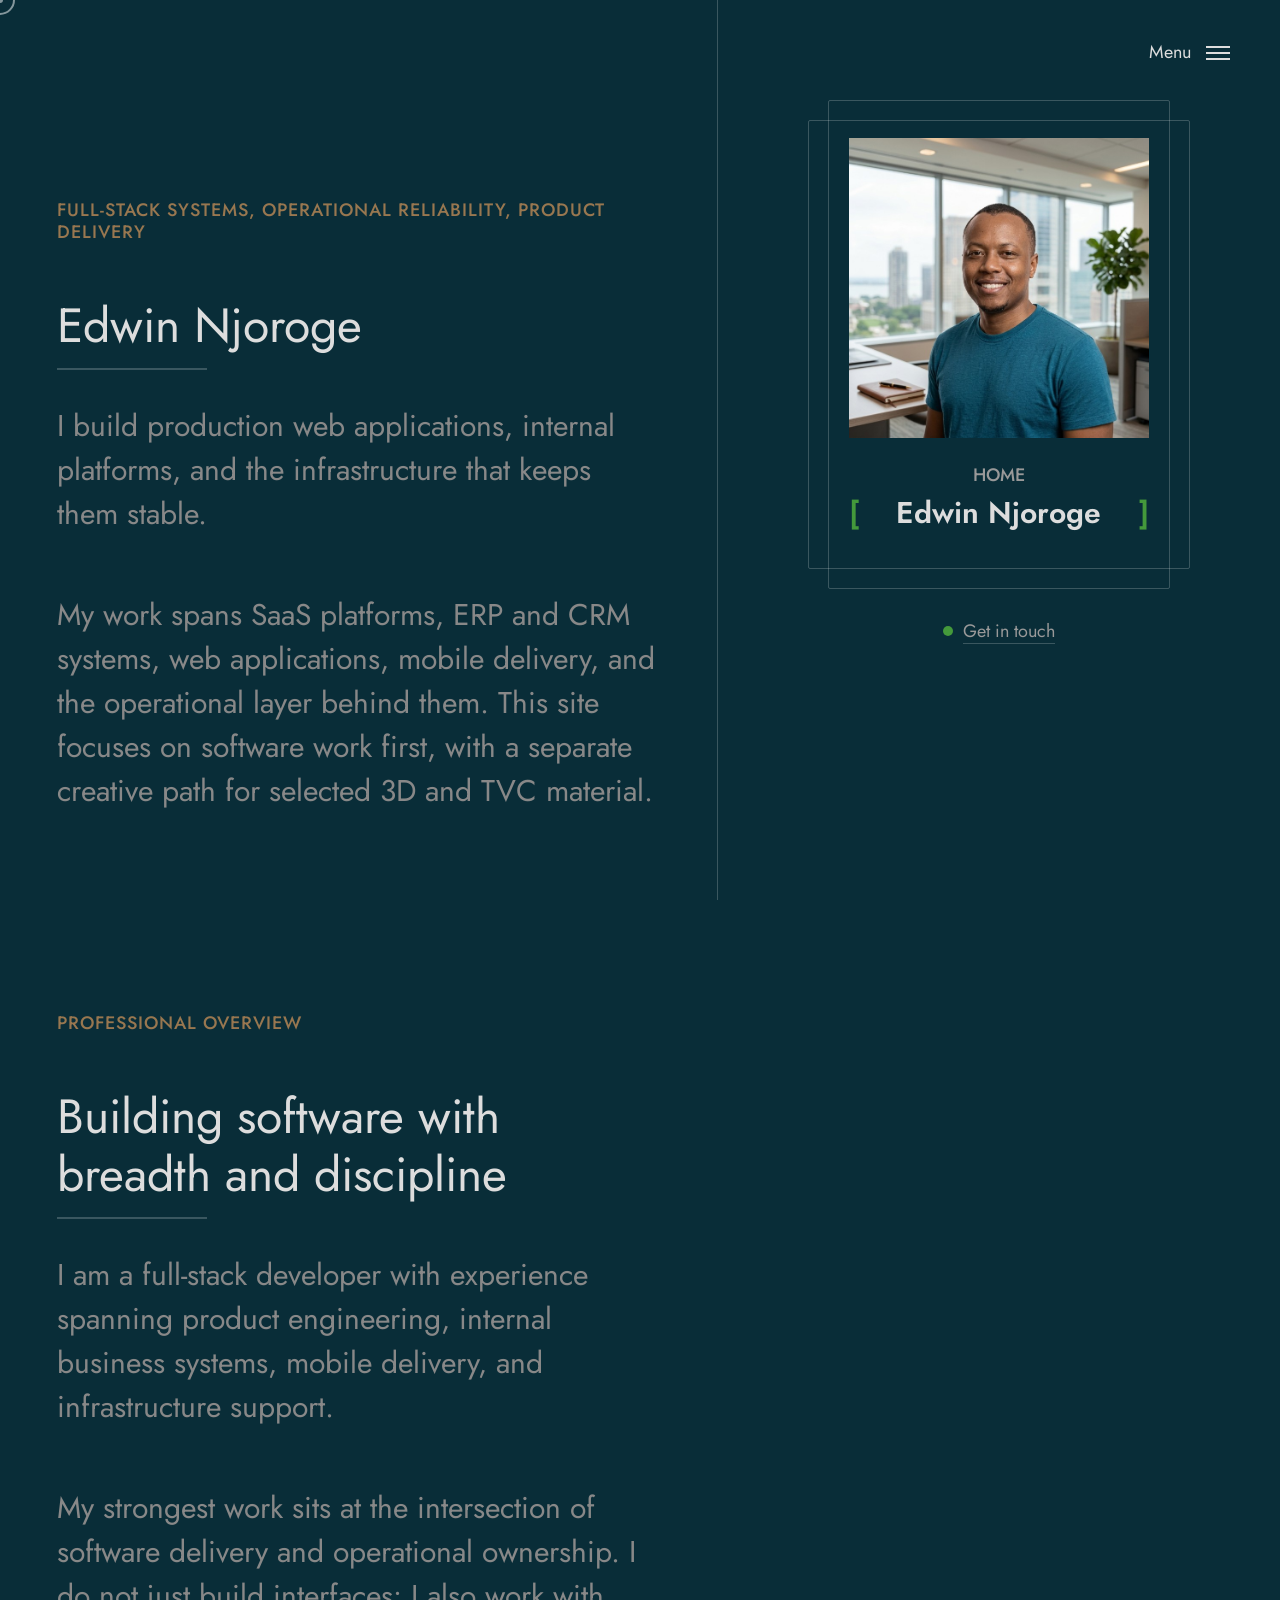
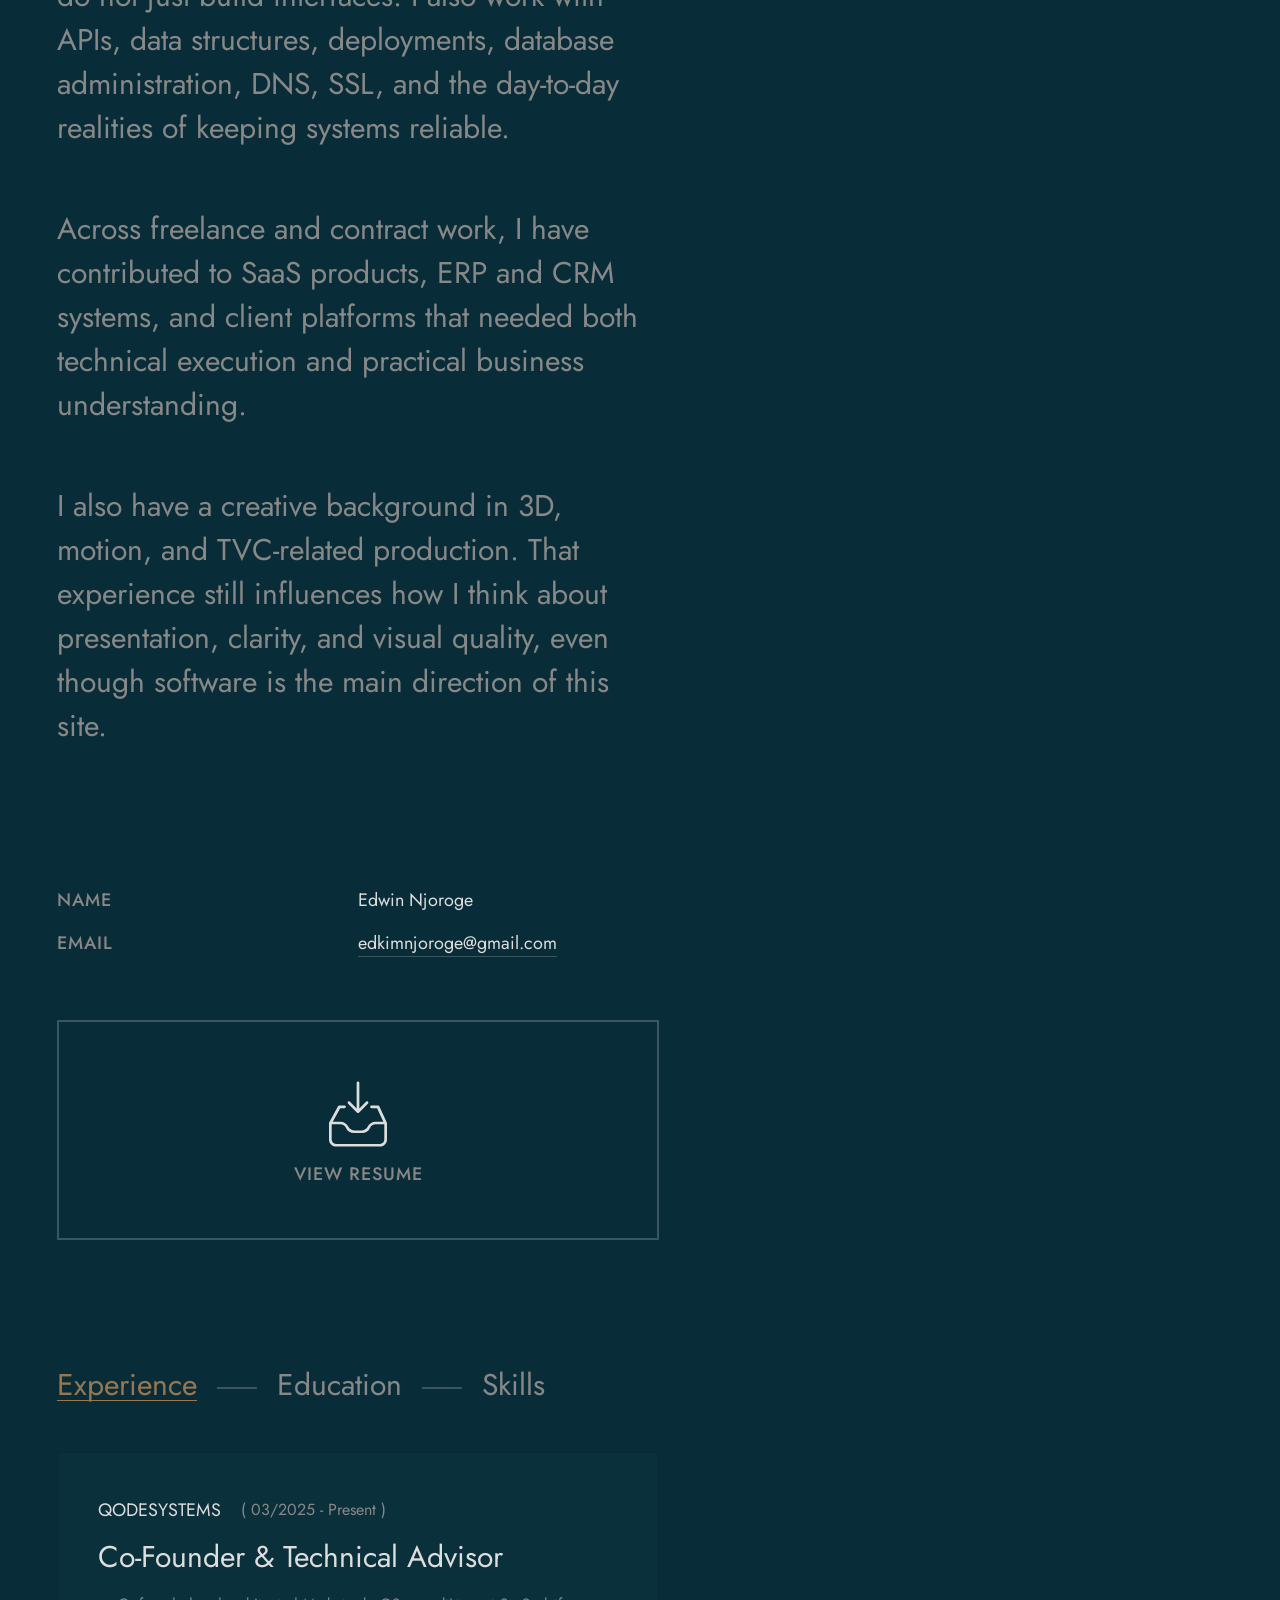
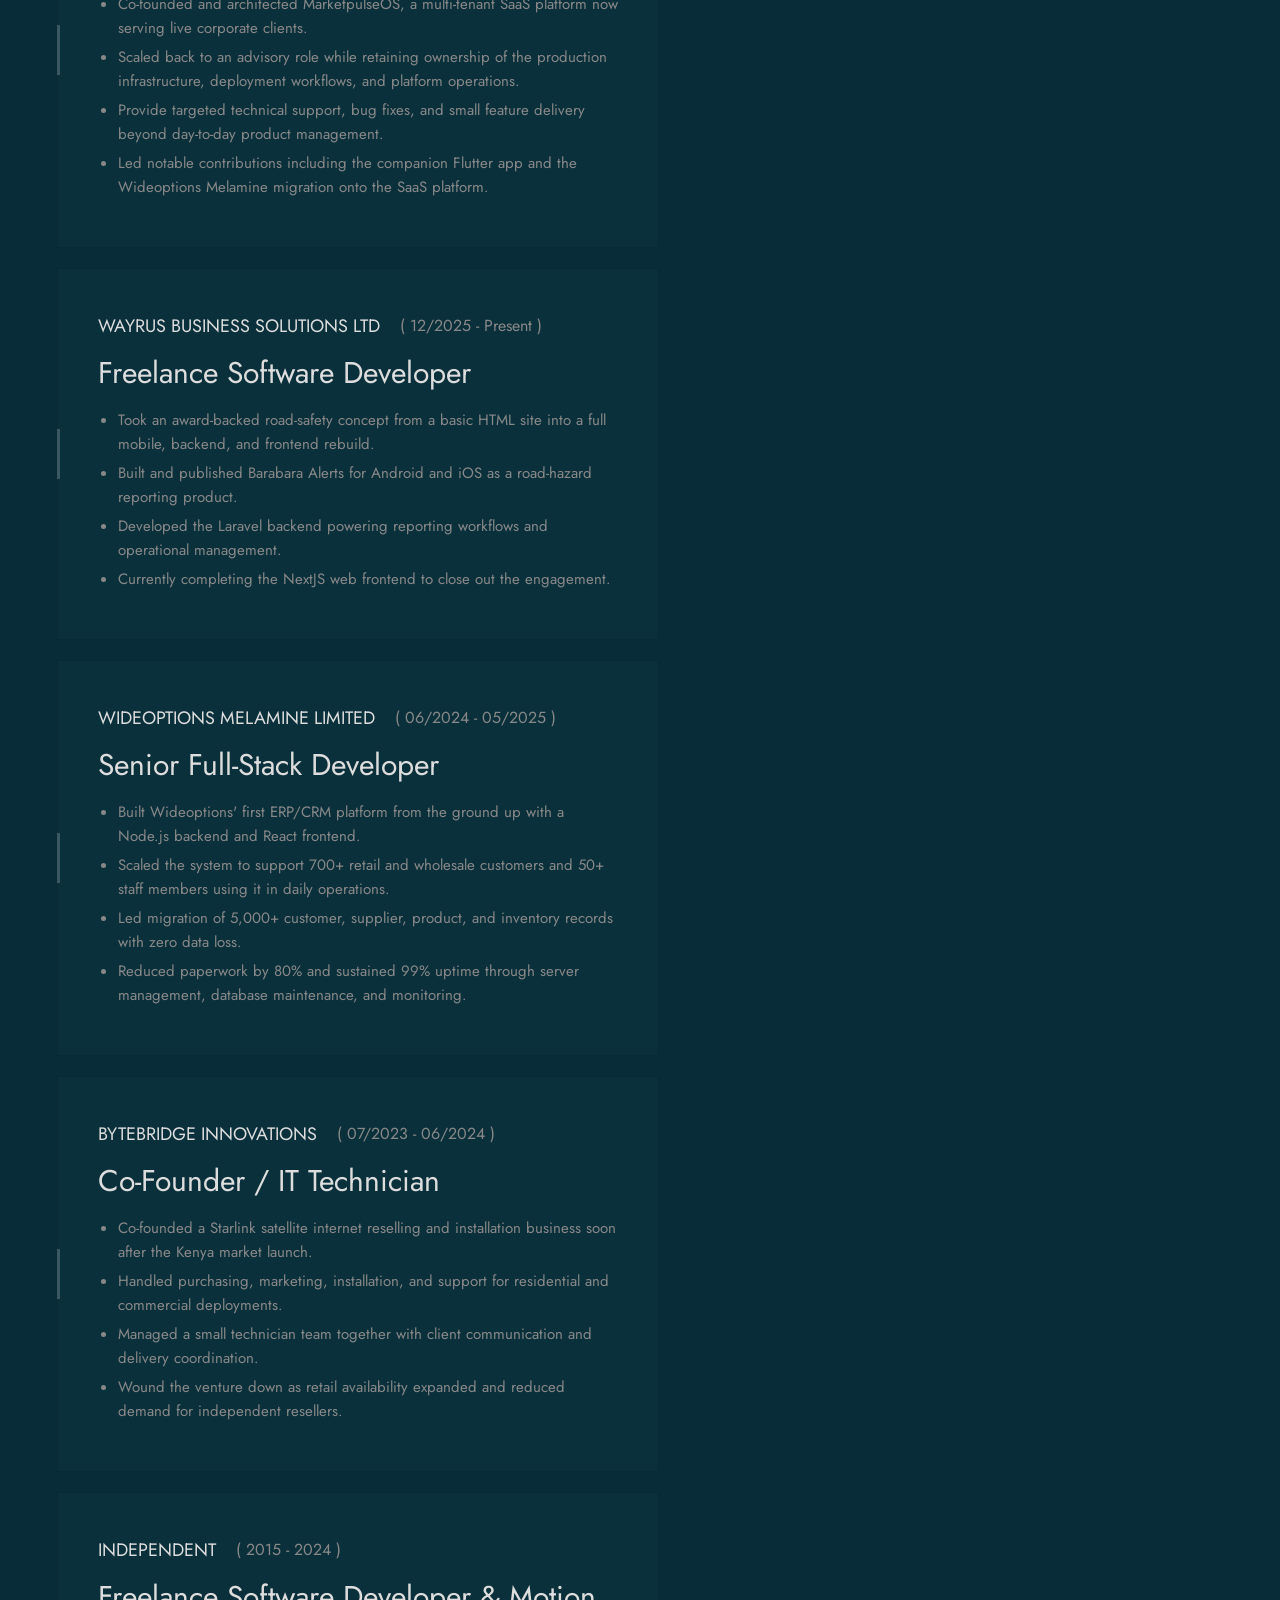
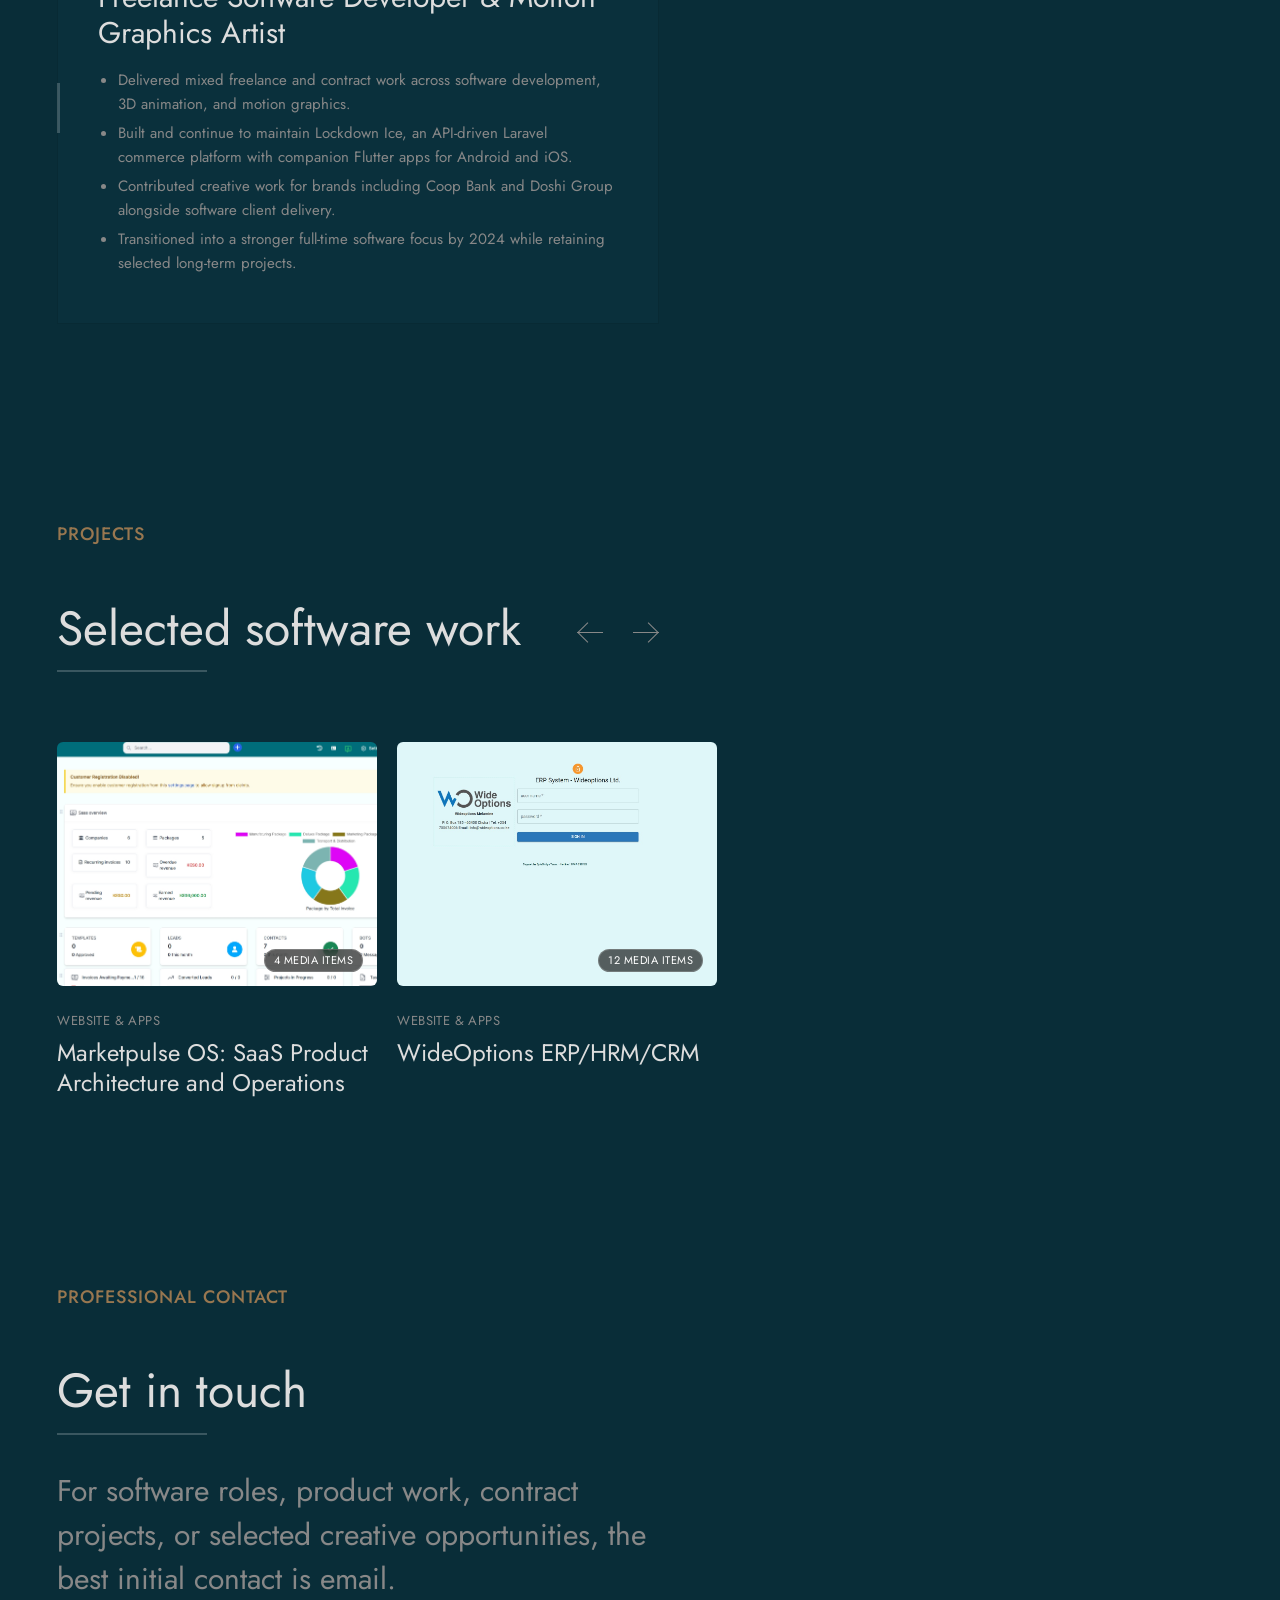
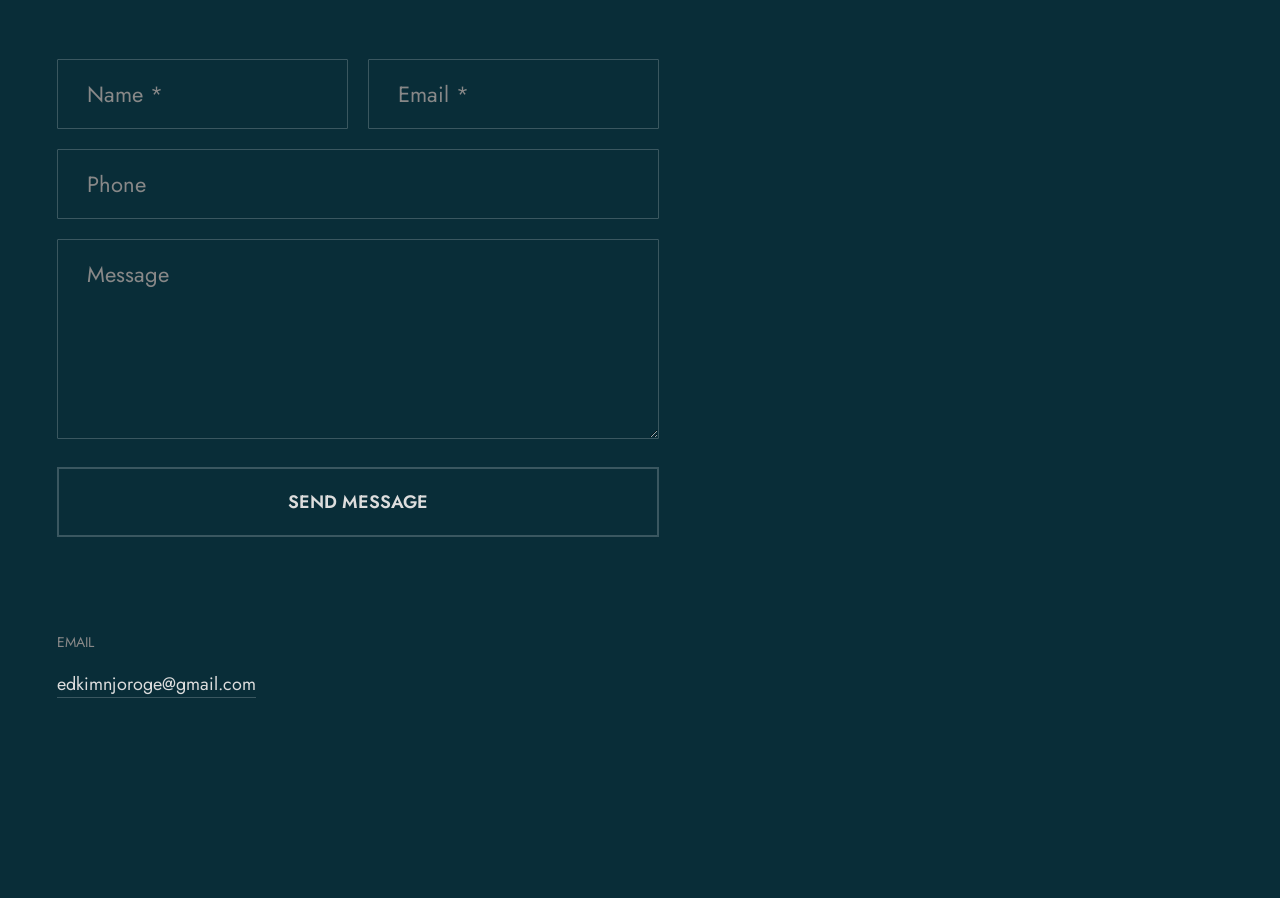
<file: index.html>
<!DOCTYPE html>
<!--[if lt IE 7 ]><html class="ie ie6" lang="en"> <![endif]-->
<!--[if IE 7 ]><html class="ie ie7" lang="en"> <![endif]-->
<!--[if IE 8 ]><html class="ie ie8" lang="en"> <![endif]-->
<!--[if (gte IE 9)|!(IE)]><!--><html lang="en"> <!--<![endif]-->

<head>

<meta http-equiv="Content-Type" content="text/html; charset=utf-8" />

<meta name="description" content="Resumo">
<meta name="author" content="Frenify">

<meta name="viewport" content="width=device-width, initial-scale=1, maximum-scale=1">

<title data-i18n="site.pageTitles.home">Edwin Njoroge | Full-Stack Developer</title>
<link rel="icon" type="image/png" href="favicon.png">

<!-- Google Fonts -->
<link rel="preconnect" href="https://fonts.googleapis.com">
<link rel="preconnect" href="https://fonts.gstatic.com" crossorigin>
<link href="https://fonts.googleapis.com/css2?family=Jost:ital,wght@0,100;0,200;0,300;0,400;0,500;0,600;0,700;0,800;0,900;1,100;1,200;1,300;1,400;1,500;1,600;1,700;1,800;1,900&display=swap" rel="stylesheet">
<!-- /Google Fonts -->

<!-- Styles -->
<link type="text/css" rel="stylesheet" href="css/base.css?ver=3" />
<link type="text/css" rel="stylesheet" href="css/owl-carousel.css?ver=3" />
<link type="text/css" rel="stylesheet" href="css/style.css?ver=3" />
<!--[if lt IE 9]> <script src="js/modernizr.custom.js?ver=3"></script> <![endif]-->
<!-- /Styles -->

</head>

<body>
<script>
(function () {
	try {
		var theme = window.localStorage.getItem('edkimnjoroge-theme');
		if (theme === 'light') {
			document.body.classList.add('light');
		} else if (theme === 'dark') {
			document.body.classList.remove('light');
		}
	} catch (error) {}
})();
</script>


<!-- Wrapper All -->
<div class="resumo_fn_wrapper">

	<!-- MODALBOX -->
	<div class="resumo_fn_modalbox">
		<a class="extra_closer" href="#"></a>
		<div class="box_inner">
			<a class="closer" href="#"><span></span></a>
			<div class="modal_content">
				
				<div class="modal_in">
					<!-- Content comes from JS -->
				</div>
				
				<div class="fn__nav" data-from="" data-index="">
					<a href="#" class="prev">
						<span class="text">Prev</span>
						<span class="arrow_wrapper"><span class="arrow"></span></span>
					</a>
					<a href="#" class="next">
						<span class="text">Next</span>
						<span class="arrow_wrapper"><span class="arrow"></span></span>
					</a>
				</div>
			</div>
		</div>
	</div>
	<!-- /MODALBOX --> 
	
	<div class="resumo_fn_content">
		
		<!-- Main Left Part -->
		<div class="resumo_fn_left">

			<!-- Page -->
			<div class="resumo_fn_page">


				<!-- Home Section -->
				<section id="home">
					<div class="container">
						<div class="roww">

							<!-- Main Title -->
							<div class="resumo_fn_main_title">
								<h3 class="subtitle" data-i18n="home.eyebrow">Introduction</h3>
								<h3 class="title" data-i18n="home.heroName">UI/UX Designer</h3>
								<p class="desc" data-i18n="home.heroLead">I design and develop services for customers of all sizes, specializing in creating stylish, modern websites, web services and online stores.</p>
								<p class="desc" data-i18n="home.heroBody" style="margin-top: 15px;"></p>
							</div>
							<!-- /Main Title -->

						</div>
					</div>
				</section>
				<!-- /Home Section -->


				<!-- About Section -->
				<section id="about">
					<div class="container">
						<div class="roww">

							<!-- Main Title -->
							<div class="resumo_fn_main_title">
								<h3 class="subtitle" data-i18n="about.eyebrow">About Me</h3>
								<h3 class="title" data-i18n="about.title">Biography</h3>
								<p class="desc" data-i18n="about.lead">I am a full-stack developer with experience spanning product engineering, internal business systems, mobile delivery, and infrastructure support.</p>
								<div id="about-paragraphs" style="margin-top: 15px;"></div>
							</div>
							<!-- /Main Title -->

							<!-- About Information -->
							<div class="resumo_fn_about_info">
								<div class="about_left">
									<!-- Dynamic Table inserted by JS -->
								</div>
								<div class="about_right">
									<!-- Download CV Button -->
									<div class="resumo_fn_cv_btn">
										<a href="#" download>
											<span class="icon">
												<img src="svg/inbox.svg" alt="" class="fn__svg" />
												<img src="svg/arrow.svg" alt="" class="fn__svg arrow" />
											</span>
											<span>Download CV</span>
										</a>
									</div>
									<!-- /Download CV Button -->
								</div>
							</div>
							<!-- /About Information -->


							<!-- Tabs Shortcode -->
							<div class="resumo_fn_tabs">

								<!-- Tab: Header -->
								<div class="tab_header">
									<ul>
										<li class="active"><a href="#tab1">Experience</a></li>
										<li><a href="#tab2">Education</a></li>
										<li><a href="#tab3">Skills</a></li>
									</ul>
								</div>
								<!-- /Tab: Header -->

								<!-- Tab: Content -->
								<div class="tab_content">

									<!-- #1 tab content -->
									<div id="tab1" class="tab_item active">

										<!-- Boxed List -->
										<div class="resumo_fn_boxed_list">
											<ul>
												<li>
													<div class="item">
														<div class="item_top">
															<h5>Frenify  LLC</h5>
															<span>( 2018 — Today )</span>
														</div>
														<h3>Sr. Front-end Engineer</h3>
														<p>Adipisicing Lorem ipsum dolor sit amet, consectetur elit, sed do eiusmod tempor incididunt ut labore et dolore magna aliqua. </p>
													</div>
												</li>
												<li>
													<div class="item">
														<div class="item_top">
															<h5>Google  LLC</h5>
															<span>( 2016 — 2018 )</span>
														</div>
														<h3>Front-end Developer</h3>
														<p>Adipisicing Lorem ipsum dolor sit amet, consectetur elit, sed do eiusmod tempor incididunt ut labore et dolore magna aliqua. </p>
													</div>
												</li>
												<li>
													<div class="item">
														<div class="item_top">
															<h5>Twitter  LLC</h5>
															<span>( 2016 — 2011 )</span>
														</div>
														<h3>Graphic Designer</h3>
														<p>Adipisicing Lorem ipsum dolor sit amet, consectetur elit, sed do eiusmod tempor incididunt ut labore et dolore magna aliqua. </p>
													</div>
												</li>
											</ul>
										</div>
										<!-- /Boxed List -->

									</div>
									<!-- /#1 tab content -->

									<!-- #2 tab content -->
									<div id="tab2" class="tab_item">

										<!-- Boxed List -->
										<div class="resumo_fn_boxed_list">
											<ul>
												<li>
													<div class="item">
														<div class="item_top">
															<h5>Frenify University</h5>
															<span>( 2014 — 2017 )</span>
														</div>
														<h3>Computer Science</h3>
														<p>Adipisicing Lorem ipsum dolor sit amet, consectetur elit, sed do eiusmod tempor incididunt ut labore et dolore magna aliqua. </p>
													</div>
												</li>
												<li>
													<div class="item">
														<div class="item_top">
															<h5>Edu University</h5>
															<span>( 2011 — 2014 )</span>
														</div>
														<h3>Master Degree</h3>
														<p>Adipisicing Lorem ipsum dolor sit amet, consectetur elit, sed do eiusmod tempor incididunt ut labore et dolore magna aliqua. </p>
													</div>
												</li>
												<li>
													<div class="item">
														<div class="item_top">
															<h5>Clolumbia College</h5>
															<span>( 2007 — 2011 )</span>
														</div>
														<h3>Bachelor Degree</h3>
														<p>Adipisicing Lorem ipsum dolor sit amet, consectetur elit, sed do eiusmod tempor incididunt ut labore et dolore magna aliqua. </p>
													</div>
												</li>
											</ul>
										</div>
										<!-- /Boxed List -->

									</div>
									<!-- /#2 tab content -->

									<!-- #3 tab content -->
									<div id="tab3" class="tab_item">

										<!-- Progress Bar -->
										<div class="resumo_fn_progress_bar">

											<div class="progress_item" data-value="92">
												<div class="item_in">
													<h3 class="progress_title">Adobe Photoshop</h3>
													<span class="progress_percent"></span>
													<div class="bg_wrap"><div class="progress_bg"></div></div>
												</div>
											</div>

											<div class="progress_item" data-value="95">
												<div class="item_in">
													<h3 class="progress_title">HTML5 &amp; CSS3</h3>
													<span class="progress_percent"></span>
													<div class="bg_wrap"><div class="progress_bg"></div></div>
												</div>
											</div>

											<div class="progress_item" data-value="80">
												<div class="item_in">
													<h3 class="progress_title">WordPress</h3>
													<span class="progress_percent"></span>
													<div class="bg_wrap"><div class="progress_bg"></div></div>
												</div>
											</div>

											<div class="progress_item" data-value="85">
												<div class="item_in">
													<h3 class="progress_title">Adobe Illustrator</h3>
													<span class="progress_percent"></span>
													<div class="bg_wrap"><div class="progress_bg"></div></div>
												</div>
											</div>

										</div>
										<!-- /Progress Bar -->

										<!-- Description -->
										<div class="resumo_fn_desc">
											<p>I work across software delivery, product implementation, and operational support, with additional experience in creative production and visual presentation.</p>
										</div>

									</div>
									<!-- /#2 tab content -->

								</div>
								<!-- /Tab: Content -->
							</div>
							<!-- /Tabs Shortcode -->


						</div>
					</div>
				</section>
				<!-- /About Section -->



				<!-- Portfolio Section -->
				<section id="portfolio">

					<div class="container">
						<div class="roww">
							<!-- Main Title -->
							<div class="resumo_fn_main_title">
								<div class="my__nav">
									<a href="#" class="prev"><span></span></a>
									<a href="#" class="next"><span></span></a>
								</div>
								<h3 class="subtitle" data-i18n="site.nav.projects">Portfolio</h3>
								<h3 class="title" id="portfolio-section-title" data-i18n="projects.title">Featured Projects</h3>
							</div>
							<!-- /Main Title -->
							
						</div>
					</div>

					<div class="container noright">
						<div class="roww">
							<div class="owl-carousel modal_items portfolio-carousel" id="portfolio-carousel" data-from="portfolio" data-count="0">
								<!-- Dynamically populated by JS -->
							</div>
						</div>
					</div>

				</section>
				<!-- /Portfolio Section -->
				<!-- Contact Section -->
				<section id="contact">
					<div class="container">
						<div class="roww resumo_fn_contact">

							<!-- Main Title -->
							<div class="resumo_fn_main_title">
								<h3 class="subtitle" data-i18n="contact.eyebrow">Contact</h3>
								<h3 class="title" data-i18n="contact.title">Get In Touch</h3>
								<p class="desc" data-i18n="contact.intro">If you have any suggestion, project or even you want to say “hello”, please fill out the form below and I will reply you shortly.</p>
							</div>
							<!-- /Main Title -->

							<!-- Contact Form -->
							<form class="contact_form" action="/" method="post" autocomplete="off" data-email="edkimnjoroge@gmail.com">
								<div class="success" data-success="Your message has been received, we will contact you soon."></div>
								<div class="empty_notice"><span>Please Fill Required Fields!</span></div>

								<div class="items_wrap">
									<div class="items">
										<div class="item half">
											<div class="input_wrapper">
												<input id="name" type="text" />
												<span class="moving_placeholder" data-i18n="contact.namePlaceholder">Name *</span>
											</div>
										</div>
										<div class="item half">
											<div class="input_wrapper">
												<input id="email" type="email" />
												<span class="moving_placeholder" data-i18n="contact.emailPlaceholder">Email *</span>
											</div>
										</div>
										<div class="item">
											<div class="input_wrapper">
												<input id="phone" type="text" />
												<span class="moving_placeholder" data-i18n="contact.phonePlaceholder">Phone</span>
											</div>
										</div>
										<div class="item">
											<div class="input_wrapper">
												<textarea id="message"></textarea>
												<span class="moving_placeholder" data-i18n="contact.messagePlaceholder">Message</span>
											</div>
										</div>
										<div class="item">
											<a id="send_message" href="#" data-i18n="contact.submitButton">Send Message</a>
										</div>
									</div>
								</div>
							</form>
							<!-- /Contact Form -->

							<!-- Contact Info -->
							<div class="resumo_fn_contact_info">
								<p data-i18n="contact.emailLabel">Email</p>
								<h3><a class="fn__link" href="mailto:edkimnjoroge@gmail.com" id="contact-email">edkimnjoroge@gmail.com</a></h3>
							</div>
							<!-- /Contact Info -->

						</div>
					</div>
				</section>
				<!-- /Contact Section -->

			</div>
			<!-- /Page -->

		</div>
		<!-- /Main Left Part -->

		<!-- Main Right Part -->
		<div class="resumo_fn_right">

			<!-- Menu Triggger -->
			<a href="#" class="menu_trigger">
				<span class="text">Menu</span>
				<span class="hamb">
					<span></span>
					<span></span>
					<span></span>
				</span>
			</a>
			<!-- /Menu Triggger -->

			<!-- Panel Content -->
			<div class="right_in">
				<div class="right_top">
					<div class="border1"></div><div class="border2"></div>

					<div class="img_holder">
						<img src="img/Edwin Njoroge Profile Photo.jpg" alt="">
						<div class="abs_img" data-bg-img="img/Edwin Njoroge Profile Photo.jpg"></div>
					</div>
					<div class="title_holder">
						<h5 data-i18n="site.nav.home">Hi There! I am</h5>
						<h3>
							<span class="animated_title">
								<span class="title_in" data-i18n="home.heroName">Edwin Njoroge</span>
								<span class="title_in" data-i18n="home.heroRole">Full-Stack Developer</span>
							</span>
						</h3>
					</div>
				</div>
				<div class="right_bottom">
					<a href="#contact">
						<span class="circle"></span>
						<span class="text" data-i18n="contact.title">Get in touch</span>
					</a>
				</div>
			</div>
			<!-- /Panel Content -->

		</div>
		<!-- /Main Right Part -->
	
	</div>
	
	<!-- Right Hidden Navigation -->
	<a href="#" class="resumo_fn_nav_overlay"></a>
	<div class="resumo_fn_navigation">
		<a href="#" class="closer"></a>
		
		<!-- Navigation Content -->
		<div class="nav_in">
			
			<nav id="nav">
				<h3 class="label">Menu</h3>
				<div id="site-nav-controls" class="site-nav-controls"></div>
				<ul>
					<li><a href="#home" data-i18n="site.nav.home">Home</a></li>
					<li><a href="#about" data-i18n="site.nav.about">About</a></li>
					<li><a href="#portfolio" data-i18n="site.nav.projects" data-portfolio-mode="software">Portfolio</a></li>
					<li><a href="#portfolio" data-i18n="site.nav.creative" data-portfolio-mode="creative">Creative</a></li>
					<li><a href="#contact" data-i18n="site.nav.contact">Contact</a></li>
				</ul>
			</nav>
			
			<div class="nav_footer">
				<div class="social">
					<ul>
						<li><a href="https://www.linkedin.com/in/edkimnjoroge/?lipi=urn%3Ali%3Apage%3Ad_flagship3_feed%3Bn2iX%2FXzISM60jUJGxl2N6g%3D%3D" target="_blank" rel="noopener noreferrer"><img src="svg/social/linkedin.svg" alt="LinkedIn" class="fn__svg"></a></li>
					</ul>
				</div>
			</div>
			
		</div>
		<!-- /Navigation Content -->
		
	</div>
	<!-- /Right Hidden Navigation -->
	
	
	<div class="frenify-cursor cursor-outer" data-default="yes" data-link="yes" data-slider="yes"><span class="fn-cursor"></span></div>
	<div class="frenify-cursor cursor-inner" data-default="yes" data-link="yes" data-slider="yes"><span class="fn-cursor"><span class="fn-left"></span><span class="fn-right"></span></span></div>
	
</div>
<!-- /Wrapper All -->



<!-- Scripts -->
<script src="js/jquery.js?ver=3"></script>
<script src="js/typed.js?ver=3"></script>
<script src="js/owl-carousel.js?ver=3"></script>
<script src="js/waypoints.js?ver=3"></script>
<script src="js/nicescroll.js?ver=3"></script>
<!--[if lt IE 10]> <script src="js/ie8.js?ver=3"></script> <![endif]-->
<script src="data/content.js?ver=3"></script>
<script src="data/portfolio.js?ver=3"></script>
<script src="js/app.js?ver=3"></script>
<script src="js/init.js?ver=3"></script>
<!-- /Scripts -->

</body>
</html>
</file>
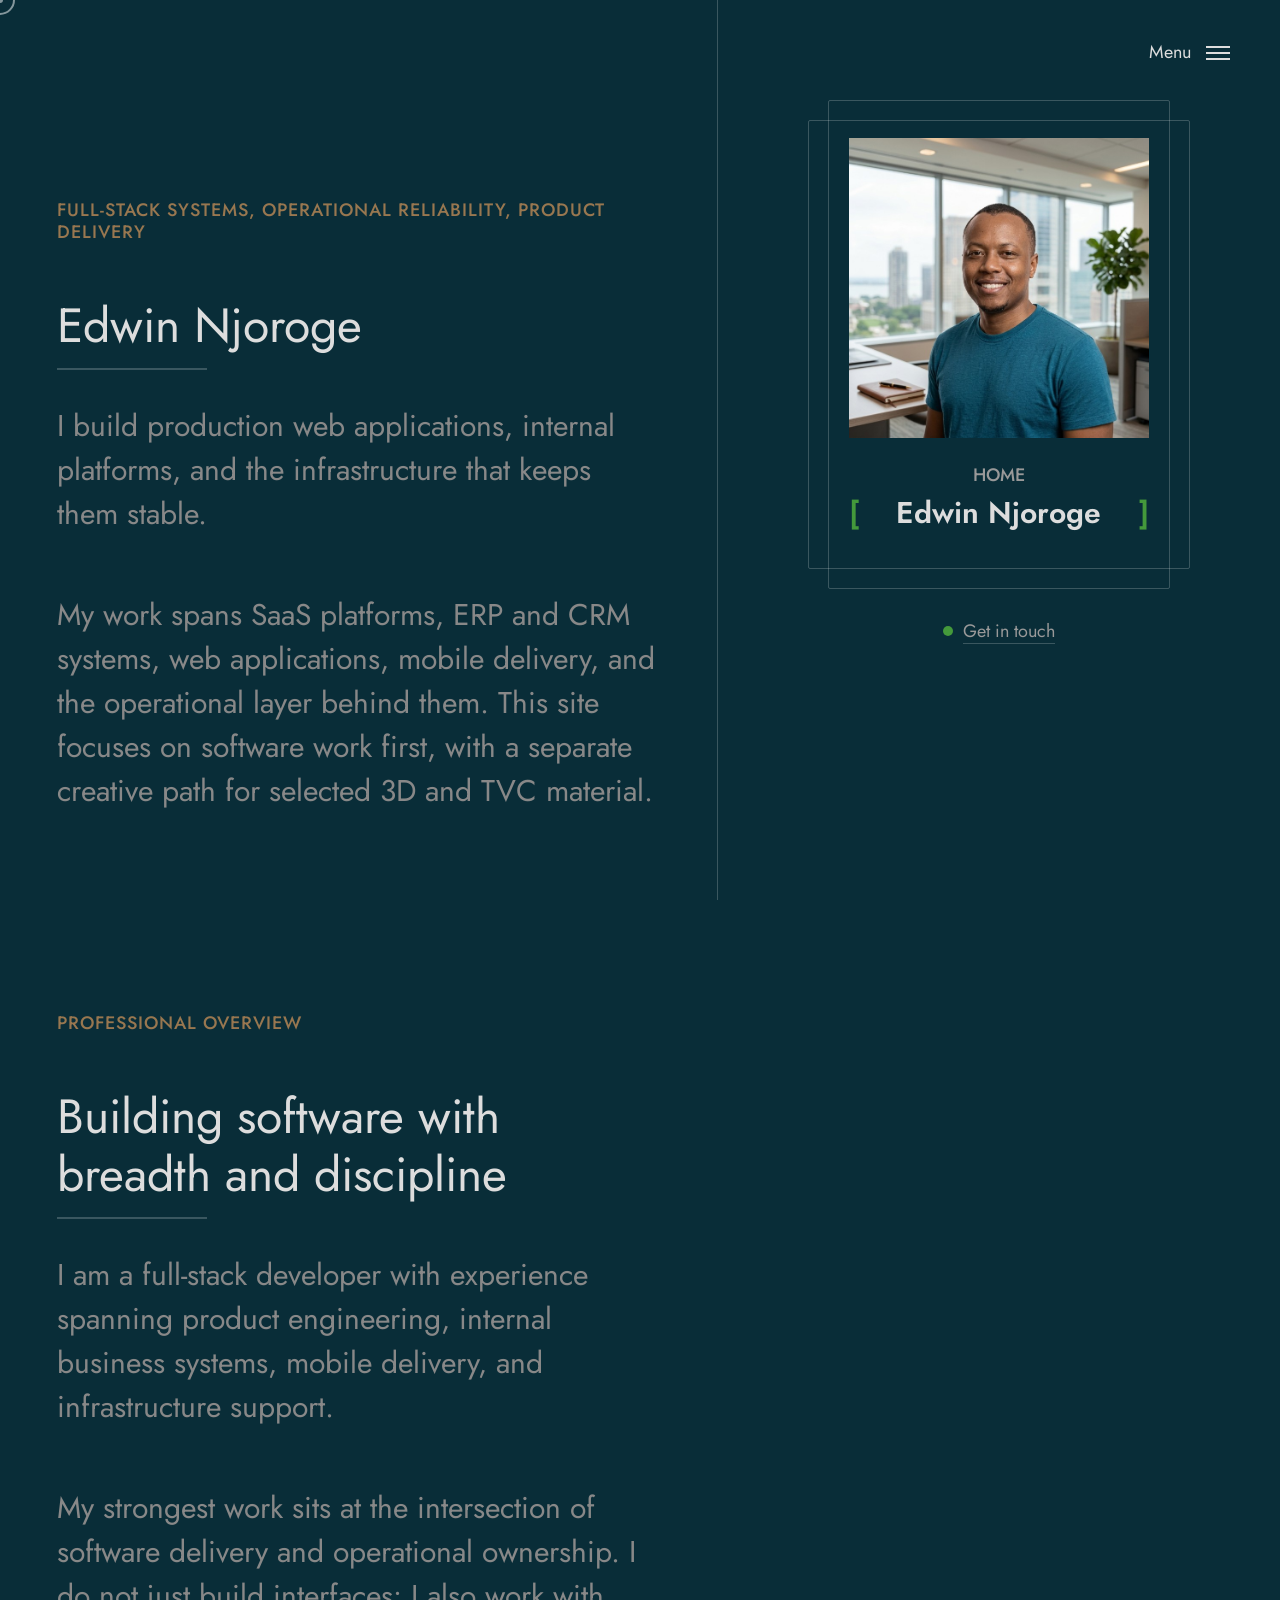
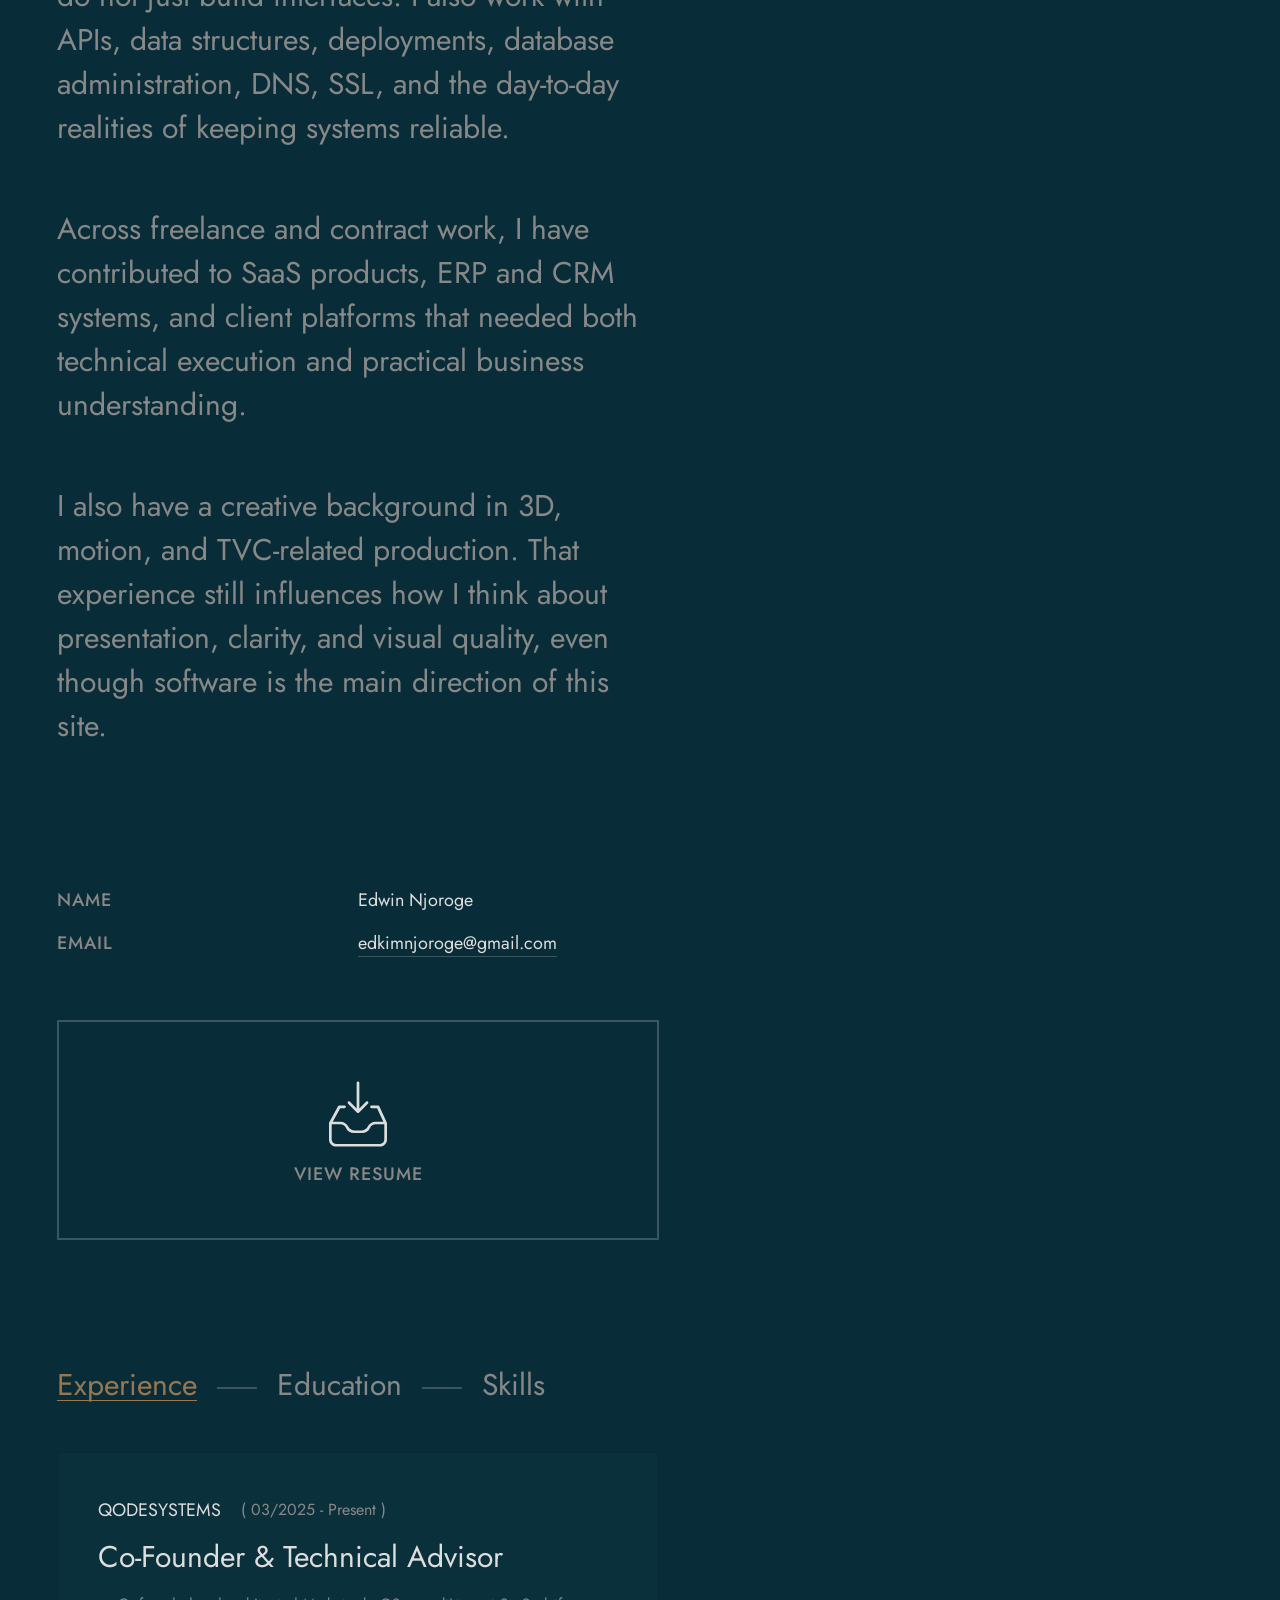
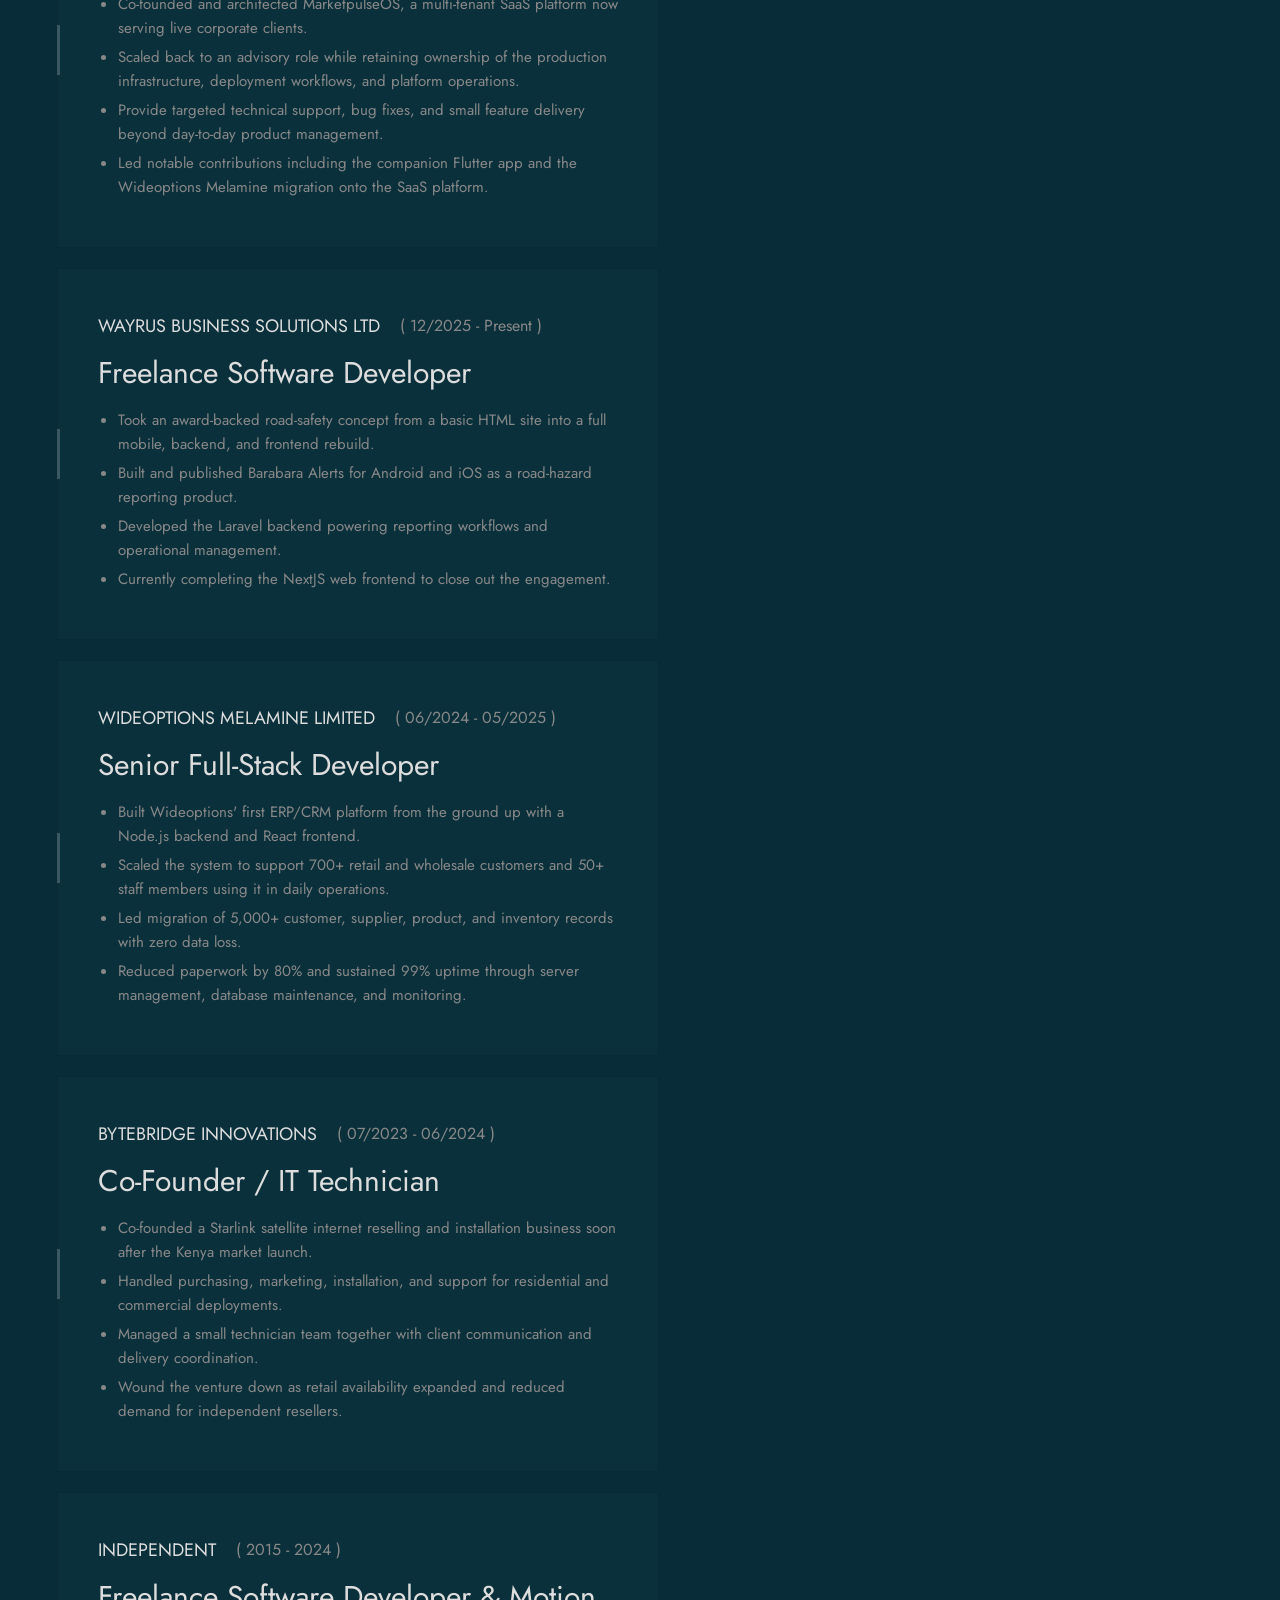
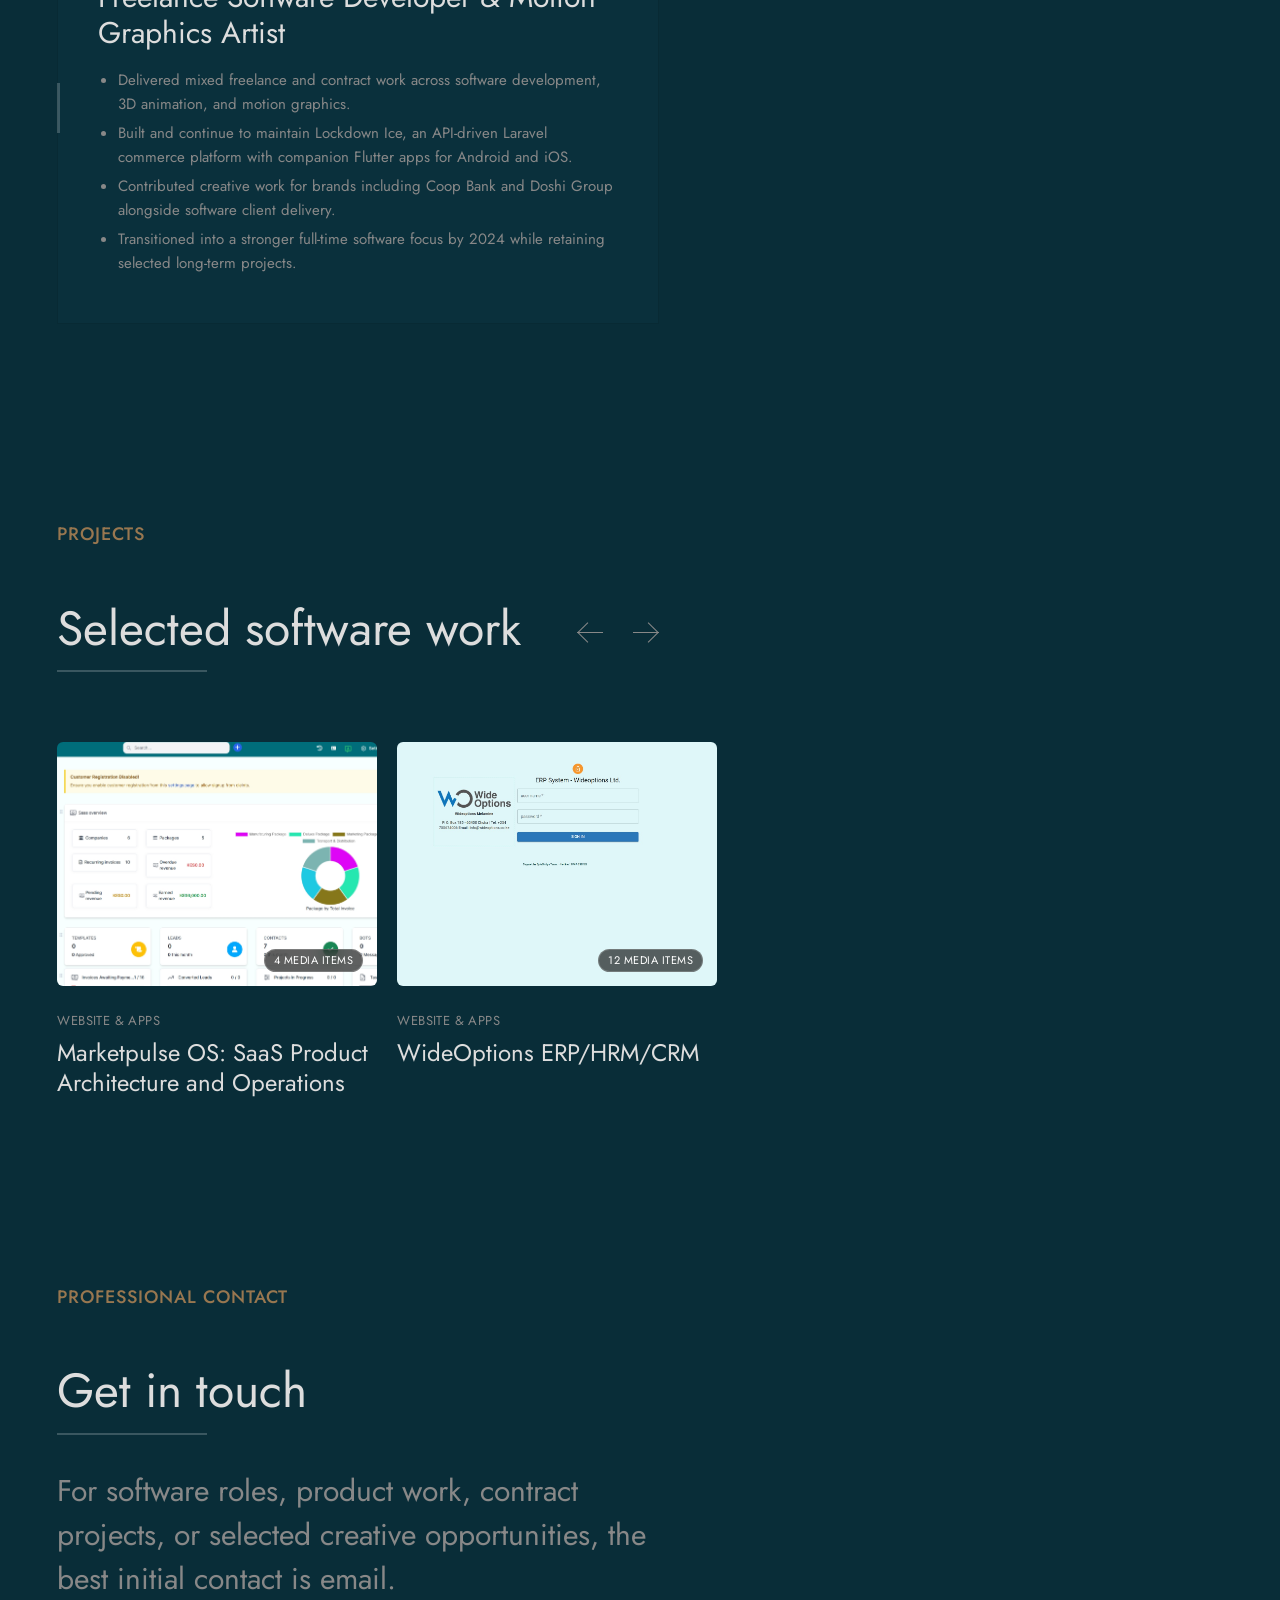
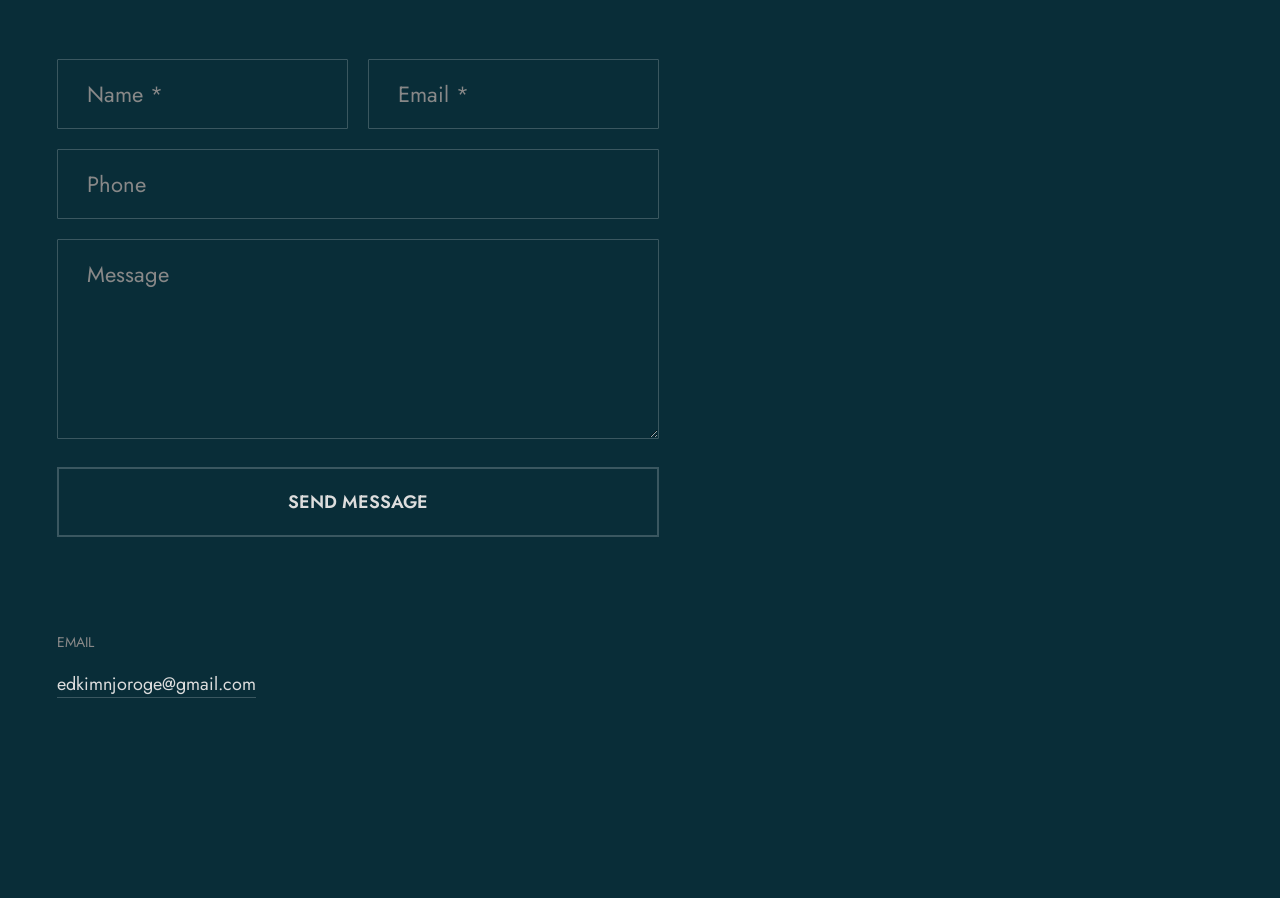
<file: index-light.html>
<!DOCTYPE html>
<!--[if lt IE 7 ]><html class="ie ie6" lang="en"> <![endif]-->
<!--[if IE 7 ]><html class="ie ie7" lang="en"> <![endif]-->
<!--[if IE 8 ]><html class="ie ie8" lang="en"> <![endif]-->
<!--[if (gte IE 9)|!(IE)]><!--><html lang="en"> <!--<![endif]-->

<head>

<meta http-equiv="Content-Type" content="text/html; charset=utf-8" />

<meta name="description" content="Resumo">
<meta name="author" content="Frenify">

<meta name="viewport" content="width=device-width, initial-scale=1, maximum-scale=1">

<title data-i18n="site.pageTitles.home">Edwin Njoroge | Full-Stack Developer</title>
<link rel="icon" type="image/png" href="favicon.png">

<!-- Google Fonts -->
<link rel="preconnect" href="https://fonts.googleapis.com">
<link rel="preconnect" href="https://fonts.gstatic.com" crossorigin>
<link href="https://fonts.googleapis.com/css2?family=Jost:ital,wght@0,100;0,200;0,300;0,400;0,500;0,600;0,700;0,800;0,900;1,100;1,200;1,300;1,400;1,500;1,600;1,700;1,800;1,900&display=swap" rel="stylesheet">
<!-- /Google Fonts -->

<!-- Styles -->
<link type="text/css" rel="stylesheet" href="css/base.css?ver=3" />
<link type="text/css" rel="stylesheet" href="css/owl-carousel.css?ver=3" />
<link type="text/css" rel="stylesheet" href="css/style.css?ver=3" />
<!--[if lt IE 9]> <script src="js/modernizr.custom.js?ver=3"></script> <![endif]-->
<!-- /Styles -->

</head>

<body class="light">
<script>
(function () {
	try {
		var theme = window.localStorage.getItem('edkimnjoroge-theme');
		if (theme === 'light') {
			document.body.classList.add('light');
		} else if (theme === 'dark') {
			document.body.classList.remove('light');
		}
	} catch (error) {}
})();
</script>


<!-- Wrapper All -->
<div class="resumo_fn_wrapper">

	<!-- MODALBOX -->
	<div class="resumo_fn_modalbox">
		<a class="extra_closer" href="#"></a>
		<div class="box_inner">
			<a class="closer" href="#"><span></span></a>
			<div class="modal_content">
				
				<div class="modal_in">
					<!-- Content comes from JS -->
				</div>
				
				<div class="fn__nav" data-from="" data-index="">
					<a href="#" class="prev">
						<span class="text">Prev</span>
						<span class="arrow_wrapper"><span class="arrow"></span></span>
					</a>
					<a href="#" class="next">
						<span class="text">Next</span>
						<span class="arrow_wrapper"><span class="arrow"></span></span>
					</a>
				</div>
			</div>
		</div>
	</div>
	<!-- /MODALBOX --> 
	
	<div class="resumo_fn_content">
		
		<!-- Main Left Part -->
		<div class="resumo_fn_left">

			<!-- Page -->
			<div class="resumo_fn_page">


				<!-- Home Section -->
				<section id="home">
					<div class="container">
						<div class="roww">

							<!-- Main Title -->
							<div class="resumo_fn_main_title">
								<h3 class="subtitle" data-i18n="home.eyebrow">Introduction</h3>
								<h3 class="title" data-i18n="home.heroName">UI/UX Designer</h3>
								<p class="desc" data-i18n="home.heroLead">I design and develop services for customers of all sizes, specializing in creating stylish, modern websites, web services and online stores.</p>
								<p class="desc" data-i18n="home.heroBody" style="margin-top: 15px;"></p>
							</div>
							<!-- /Main Title -->

						</div>
					</div>
				</section>
				<!-- /Home Section -->


				<!-- About Section -->
				<section id="about">
					<div class="container">
						<div class="roww">

							<!-- Main Title -->
							<div class="resumo_fn_main_title">
								<h3 class="subtitle" data-i18n="about.eyebrow">About Me</h3>
								<h3 class="title" data-i18n="about.title">Biography</h3>
								<p class="desc" data-i18n="about.lead">I am a full-stack developer with experience spanning product engineering, internal business systems, mobile delivery, and infrastructure support.</p>
								<div id="about-paragraphs" style="margin-top: 15px;"></div>
							</div>
							<!-- /Main Title -->

							<!-- About Information -->
							<div class="resumo_fn_about_info">
								<div class="about_left">
									<!-- Dynamic Table inserted by JS -->
								</div>
								<div class="about_right">
									<!-- Download CV Button -->
									<div class="resumo_fn_cv_btn">
										<a href="#" download>
											<span class="icon">
												<img src="svg/inbox.svg" alt="" class="fn__svg" />
												<img src="svg/arrow.svg" alt="" class="fn__svg arrow" />
											</span>
											<span>Download CV</span>
										</a>
									</div>
									<!-- /Download CV Button -->
								</div>
							</div>
							<!-- /About Information -->


							<!-- Tabs Shortcode -->
							<div class="resumo_fn_tabs">

								<!-- Tab: Header -->
								<div class="tab_header">
									<ul>
										<li class="active"><a href="#tab1">Experience</a></li>
										<li><a href="#tab2">Education</a></li>
										<li><a href="#tab3">Skills</a></li>
									</ul>
								</div>
								<!-- /Tab: Header -->

								<!-- Tab: Content -->
								<div class="tab_content">

									<!-- #1 tab content -->
									<div id="tab1" class="tab_item active">

										<!-- Boxed List -->
										<div class="resumo_fn_boxed_list">
											<ul>
												<li>
													<div class="item">
														<div class="item_top">
															<h5>Frenify  LLC</h5>
															<span>( 2018 — Today )</span>
														</div>
														<h3>Sr. Front-end Engineer</h3>
														<p>Adipisicing Lorem ipsum dolor sit amet, consectetur elit, sed do eiusmod tempor incididunt ut labore et dolore magna aliqua. </p>
													</div>
												</li>
												<li>
													<div class="item">
														<div class="item_top">
															<h5>Google  LLC</h5>
															<span>( 2016 — 2018 )</span>
														</div>
														<h3>Front-end Developer</h3>
														<p>Adipisicing Lorem ipsum dolor sit amet, consectetur elit, sed do eiusmod tempor incididunt ut labore et dolore magna aliqua. </p>
													</div>
												</li>
												<li>
													<div class="item">
														<div class="item_top">
															<h5>Twitter  LLC</h5>
															<span>( 2016 — 2011 )</span>
														</div>
														<h3>Graphic Designer</h3>
														<p>Adipisicing Lorem ipsum dolor sit amet, consectetur elit, sed do eiusmod tempor incididunt ut labore et dolore magna aliqua. </p>
													</div>
												</li>
											</ul>
										</div>
										<!-- /Boxed List -->

									</div>
									<!-- /#1 tab content -->

									<!-- #2 tab content -->
									<div id="tab2" class="tab_item">

										<!-- Boxed List -->
										<div class="resumo_fn_boxed_list">
											<ul>
												<li>
													<div class="item">
														<div class="item_top">
															<h5>Frenify University</h5>
															<span>( 2014 — 2017 )</span>
														</div>
														<h3>Computer Science</h3>
														<p>Adipisicing Lorem ipsum dolor sit amet, consectetur elit, sed do eiusmod tempor incididunt ut labore et dolore magna aliqua. </p>
													</div>
												</li>
												<li>
													<div class="item">
														<div class="item_top">
															<h5>Edu University</h5>
															<span>( 2011 — 2014 )</span>
														</div>
														<h3>Master Degree</h3>
														<p>Adipisicing Lorem ipsum dolor sit amet, consectetur elit, sed do eiusmod tempor incididunt ut labore et dolore magna aliqua. </p>
													</div>
												</li>
												<li>
													<div class="item">
														<div class="item_top">
															<h5>Clolumbia College</h5>
															<span>( 2007 — 2011 )</span>
														</div>
														<h3>Bachelor Degree</h3>
														<p>Adipisicing Lorem ipsum dolor sit amet, consectetur elit, sed do eiusmod tempor incididunt ut labore et dolore magna aliqua. </p>
													</div>
												</li>
											</ul>
										</div>
										<!-- /Boxed List -->

									</div>
									<!-- /#2 tab content -->

									<!-- #3 tab content -->
									<div id="tab3" class="tab_item">

										<!-- Progress Bar -->
										<div class="resumo_fn_progress_bar">

											<div class="progress_item" data-value="92">
												<div class="item_in">
													<h3 class="progress_title">Adobe Photoshop</h3>
													<span class="progress_percent"></span>
													<div class="bg_wrap"><div class="progress_bg"></div></div>
												</div>
											</div>

											<div class="progress_item" data-value="95">
												<div class="item_in">
													<h3 class="progress_title">HTML5 &amp; CSS3</h3>
													<span class="progress_percent"></span>
													<div class="bg_wrap"><div class="progress_bg"></div></div>
												</div>
											</div>

											<div class="progress_item" data-value="80">
												<div class="item_in">
													<h3 class="progress_title">WordPress</h3>
													<span class="progress_percent"></span>
													<div class="bg_wrap"><div class="progress_bg"></div></div>
												</div>
											</div>

											<div class="progress_item" data-value="85">
												<div class="item_in">
													<h3 class="progress_title">Adobe Illustrator</h3>
													<span class="progress_percent"></span>
													<div class="bg_wrap"><div class="progress_bg"></div></div>
												</div>
											</div>

										</div>
										<!-- /Progress Bar -->

										<!-- Description -->
										<div class="resumo_fn_desc">
											<p>I work across software delivery, product implementation, and operational support, with additional experience in creative production and visual presentation.</p>
										</div>

									</div>
									<!-- /#2 tab content -->

								</div>
								<!-- /Tab: Content -->
							</div>
							<!-- /Tabs Shortcode -->


						</div>
					</div>
				</section>
				<!-- /About Section -->



				<!-- Portfolio Section -->
				<section id="portfolio">

					<div class="container">
						<div class="roww">
							<!-- Main Title -->
							<div class="resumo_fn_main_title">
								<div class="my__nav">
									<a href="#" class="prev"><span></span></a>
									<a href="#" class="next"><span></span></a>
								</div>
								<h3 class="subtitle" data-i18n="site.nav.projects">Portfolio</h3>
								<h3 class="title" id="portfolio-section-title" data-i18n="projects.title">Featured Projects</h3>
							</div>
							<!-- /Main Title -->
							
						</div>
					</div>

					<div class="container noright">
						<div class="roww">
							<div class="owl-carousel modal_items portfolio-carousel" id="portfolio-carousel" data-from="portfolio" data-count="0">
								<!-- Dynamically populated by JS -->
							</div>
						</div>
					</div>

				</section>
				<!-- /Portfolio Section -->
				<!-- Contact Section -->
				<section id="contact">
					<div class="container">
						<div class="roww resumo_fn_contact">

							<!-- Main Title -->
							<div class="resumo_fn_main_title">
								<h3 class="subtitle" data-i18n="contact.eyebrow">Contact</h3>
								<h3 class="title" data-i18n="contact.title">Get In Touch</h3>
								<p class="desc" data-i18n="contact.intro">If you have any suggestion, project or even you want to say “hello”, please fill out the form below and I will reply you shortly.</p>
							</div>
							<!-- /Main Title -->

							<!-- Contact Form -->
							<form class="contact_form" action="/" method="post" autocomplete="off" data-email="edkimnjoroge@gmail.com">
								<div class="success" data-success="Your message has been received, we will contact you soon."></div>
								<div class="empty_notice"><span>Please Fill Required Fields!</span></div>

								<div class="items_wrap">
									<div class="items">
										<div class="item half">
											<div class="input_wrapper">
												<input id="name" type="text" />
												<span class="moving_placeholder" data-i18n="contact.namePlaceholder">Name *</span>
											</div>
										</div>
										<div class="item half">
											<div class="input_wrapper">
												<input id="email" type="email" />
												<span class="moving_placeholder" data-i18n="contact.emailPlaceholder">Email *</span>
											</div>
										</div>
										<div class="item">
											<div class="input_wrapper">
												<input id="phone" type="text" />
												<span class="moving_placeholder" data-i18n="contact.phonePlaceholder">Phone</span>
											</div>
										</div>
										<div class="item">
											<div class="input_wrapper">
												<textarea id="message"></textarea>
												<span class="moving_placeholder" data-i18n="contact.messagePlaceholder">Message</span>
											</div>
										</div>
										<div class="item">
											<a id="send_message" href="#" data-i18n="contact.submitButton">Send Message</a>
										</div>
									</div>
								</div>
							</form>
							<!-- /Contact Form -->

							<!-- Contact Info -->
							<div class="resumo_fn_contact_info">
								<p data-i18n="contact.emailLabel">Email</p>
								<h3><a class="fn__link" href="mailto:edkimnjoroge@gmail.com" id="contact-email">edkimnjoroge@gmail.com</a></h3>
							</div>
							<!-- /Contact Info -->

						</div>
					</div>
				</section>
				<!-- /Contact Section -->

			</div>
			<!-- /Page -->

		</div>
		<!-- /Main Left Part -->

		<!-- Main Right Part -->
		<div class="resumo_fn_right">

			<!-- Menu Triggger -->
			<a href="#" class="menu_trigger">
				<span class="text">Menu</span>
				<span class="hamb">
					<span></span>
					<span></span>
					<span></span>
				</span>
			</a>
			<!-- /Menu Triggger -->

			<!-- Panel Content -->
			<div class="right_in">
				<div class="right_top">
					<div class="border1"></div><div class="border2"></div>

					<div class="img_holder">
						<img src="img/Edwin Njoroge Profile Photo.jpg" alt="">
						<div class="abs_img" data-bg-img="img/Edwin Njoroge Profile Photo.jpg"></div>
					</div>
					<div class="title_holder">
						<h5 data-i18n="site.nav.home">Hi There! I am</h5>
						<h3>
							<span class="animated_title">
								<span class="title_in" data-i18n="home.heroName">Edwin Njoroge</span>
								<span class="title_in" data-i18n="home.heroRole">Full-Stack Developer</span>
							</span>
						</h3>
					</div>
				</div>
				<div class="right_bottom">
					<a href="#contact">
						<span class="circle"></span>
						<span class="text" data-i18n="contact.title">Get in touch</span>
					</a>
				</div>
			</div>
			<!-- /Panel Content -->

		</div>
		<!-- /Main Right Part -->
	
	</div>
	
	<!-- Right Hidden Navigation -->
	<a href="#" class="resumo_fn_nav_overlay"></a>
	<div class="resumo_fn_navigation">
		<a href="#" class="closer"></a>
		
		<!-- Navigation Content -->
		<div class="nav_in">
			
			<nav id="nav">
				<h3 class="label">Menu</h3>
				<div id="site-nav-controls" class="site-nav-controls"></div>
				<ul>
					<li><a href="#home" data-i18n="site.nav.home">Home</a></li>
					<li><a href="#about" data-i18n="site.nav.about">About</a></li>
					<li><a href="#portfolio" data-i18n="site.nav.projects" data-portfolio-mode="software">Portfolio</a></li>
					<li><a href="#portfolio" data-i18n="site.nav.creative" data-portfolio-mode="creative">Creative</a></li>
					<li><a href="#contact" data-i18n="site.nav.contact">Contact</a></li>
				</ul>
			</nav>
			
			<div class="nav_footer">
				<div class="social">
					<ul>
						<li><a href="https://www.linkedin.com/in/edkimnjoroge/?lipi=urn%3Ali%3Apage%3Ad_flagship3_feed%3Bn2iX%2FXzISM60jUJGxl2N6g%3D%3D" target="_blank" rel="noopener noreferrer"><img src="svg/social/linkedin.svg" alt="LinkedIn" class="fn__svg"></a></li>
					</ul>
				</div>
			</div>
			
		</div>
		<!-- /Navigation Content -->
		
	</div>
	<!-- /Right Hidden Navigation -->
	
	
	<div class="frenify-cursor cursor-outer" data-default="yes" data-link="yes" data-slider="yes"><span class="fn-cursor"></span></div>
	<div class="frenify-cursor cursor-inner" data-default="yes" data-link="yes" data-slider="yes"><span class="fn-cursor"><span class="fn-left"></span><span class="fn-right"></span></span></div>
	
</div>
<!-- /Wrapper All -->



<!-- Scripts -->
<script src="js/jquery.js?ver=3"></script>
<script src="js/typed.js?ver=3"></script>
<script src="js/owl-carousel.js?ver=3"></script>
<script src="js/waypoints.js?ver=3"></script>
<script src="js/nicescroll.js?ver=3"></script>
<!--[if lt IE 10]> <script src="js/ie8.js?ver=3"></script> <![endif]-->
<script src="data/content.js?ver=3"></script>
<script src="data/portfolio.js?ver=3"></script>
<script src="js/app.js?ver=3"></script>
<script src="js/init.js?ver=3"></script>
<!-- /Scripts -->

</body>
</html>
</file>
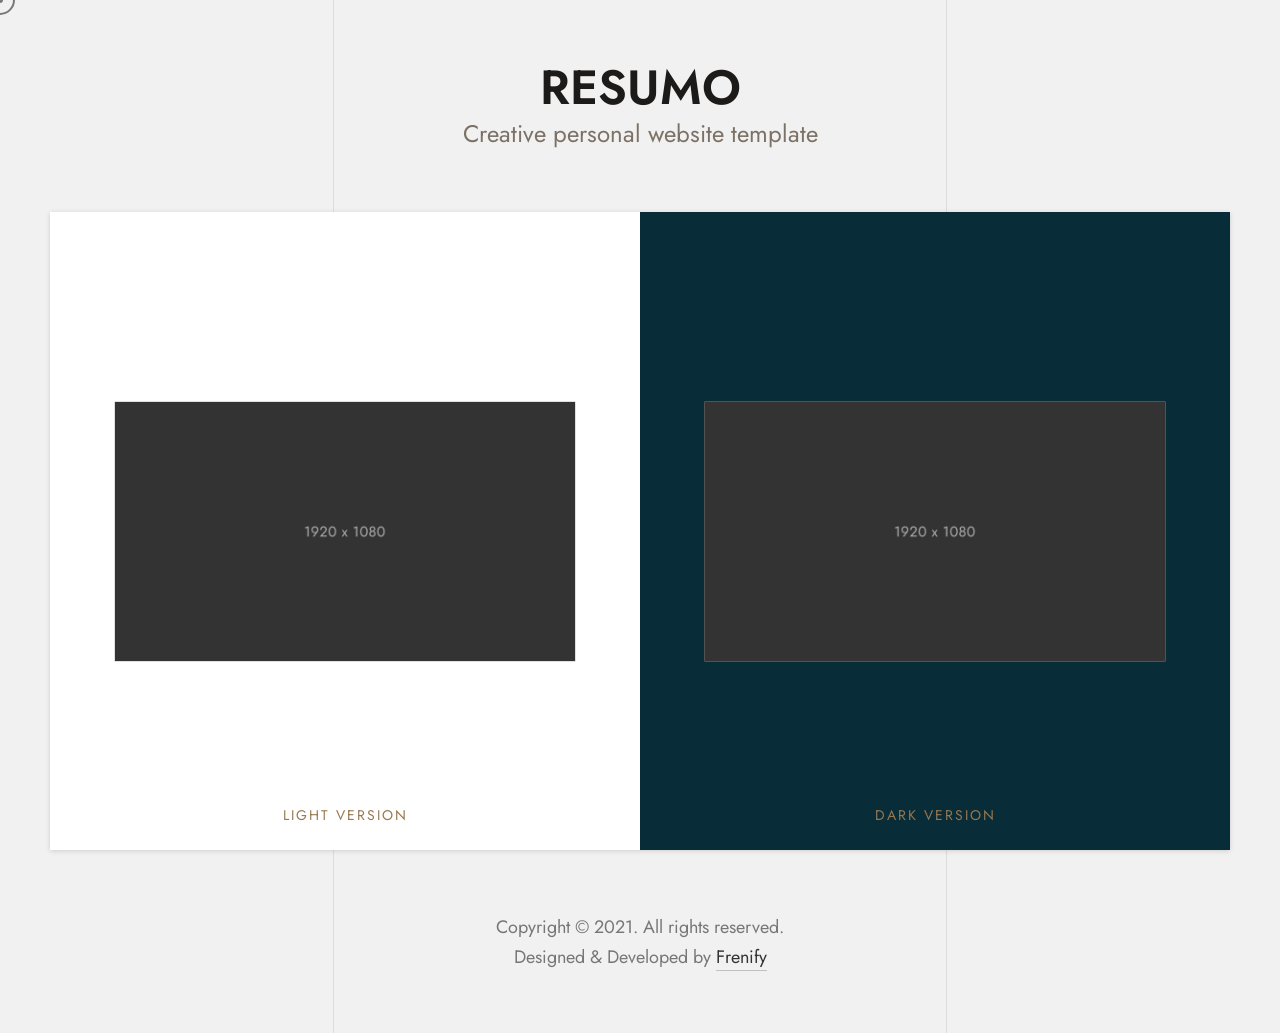
<file: intro.html>
<!DOCTYPE html>
<!--[if lt IE 7 ]><html class="ie ie6" lang="en"> <![endif]-->
<!--[if IE 7 ]><html class="ie ie7" lang="en"> <![endif]-->
<!--[if IE 8 ]><html class="ie ie8" lang="en"> <![endif]-->
<!--[if (gte IE 9)|!(IE)]><!--><html lang="en"> <!--<![endif]-->

<head>

<meta http-equiv="Content-Type" content="text/html; charset=utf-8" />

<meta name="description" content="Resumo">
<meta name="author" content="Frenify">

<meta name="viewport" content="width=device-width, initial-scale=1, maximum-scale=1">

<title>Resumo Intro | Personal Portfolio HTML5 &amp; CSS3 Template</title>

<!-- Google Fonts -->
<link rel="preconnect" href="https://fonts.googleapis.com">
<link rel="preconnect" href="https://fonts.gstatic.com" crossorigin>
<link href="https://fonts.googleapis.com/css2?family=Jost:ital,wght@0,100;0,200;0,300;0,400;0,500;0,600;0,700;0,800;0,900;1,100;1,200;1,300;1,400;1,500;1,600;1,700;1,800;1,900&display=swap" rel="stylesheet">
<!-- /Google Fonts -->

<!-- Styles -->
<link type="text/css" rel="stylesheet" href="css/base.css?ver=3" />
<link type="text/css" rel="stylesheet" href="css/owl-carousel.css?ver=3" />
<link type="text/css" rel="stylesheet" href="css/style.css?ver=3" />
<!--[if lt IE 9]> <script src="js/modernizr.custom.js?ver=3"></script> <![endif]-->
<!-- /Styles -->

</head>

<body class="light">


<!-- Wrapper All -->
<div class="resumo_fn_wrapper">
	
	<div class="resumo_fn_intro">
		<div class="divider"></div>
		<div class="intro_content">
			<div class="title_holder">
				<h3><a href="intro.html">Resumo</a></h3>
				<p>Creative personal website template</p>
			</div>
			<div class="v_list">
				<div class="left">
					<a href="index-light.html" target="_blank"></a>
					<img src="img/intro/light.jpg" alt="">
					<span>Light Version</span>
				</div>
				<div class="right dark-section">
					<a href="index.html" target="_blank"></a>
					<img src="img/intro/dark.jpg" alt="">
					<span>Dark Version</span>
				</div>
			</div>
		</div>
		<footer id="footer">
			<div class="footer_content">
				<p>Copyright © 2021. All rights reserved. <br />
				Designed &amp; Developed by <a class="fn__link" href="https://frenify.com/" target="_blank">Frenify</a></p>
			</div>
		</footer>
	</div>
	
	
	
	<div class="frenify-cursor cursor-outer" data-default="yes" data-link="yes" data-slider="yes"><span class="fn-cursor"></span></div>
	<div class="frenify-cursor cursor-inner" data-default="yes" data-link="yes" data-slider="yes"><span class="fn-cursor"><span class="fn-left"></span><span class="fn-right"></span></span></div>
	
</div>
<!-- /Wrapper All -->



<!-- Scripts -->
<script src="js/jquery.js?ver=3"></script>
<script src="js/typed.js?ver=3"></script>
<script src="js/owl-carousel.js?ver=3"></script>
<script src="js/waypoints.js?ver=3"></script>
<script src="js/nicescroll.js?ver=3"></script>
<!--[if lt IE 10]> <script src="js/ie8.js?ver=3"></script> <![endif]-->
<script src="js/init.js?ver=3"></script>
<!-- /Scripts -->

</body>
</html>
</file>
<file: css/base.css>
/*
This file is made by Frenify
This css file includes all base styles and template's main color (in this tempalte main color is pink(#f00a77)). 
Template's main color styles located at the bottom of this file.
*/
html,body,div,span,applet,object,iframe,h1,h2,h3,h4,h5,h6,p,blockquote,pre,a,abbr,acronym,address,big,cite,code,del,dfn,em,font,ins,kbd,q,s,samp,small,strike,strong,sub,sup,tt,var,b,u,i,center,dl,dt,dd,ol,ul,li,fieldset,form,label,legend,table,caption,tbody,tfoot,thead,tr,th,td
	{
	background: transparent;
	border: 0;
	margin: 0;
	padding: 0;
	vertical-align: baseline;
	outline: none;
}

article, aside, details, figcaption, figure, footer, header, hgroup, nav, section {
    display: block;
}

blockquote {
	quotes: none;
}

blockquote:before,blockquote:after {
	content: '';
	content: none;
}
ul, ol{
	margin:30px;	
}
ul li, ol li{
	margin-bottom:5px;
}
img{
	vertical-align:middle;
	max-width:100%;
}
iframe{
	max-width:100%;
}
del {
	text-decoration: line-through;
}
a, i{
	-webkit-transition: all .3s ease;
	   -moz-transition: all .3s ease;
	    -ms-transition: all .3s ease;
	     -o-transition: all .3s ease;
	        transition: all .3s ease;
	border:none;
}
a:hover{text-decoration:none;}

h1, h2, h3, h4, h5, h6{
	font-weight:700;
	color:#333;
	margin-bottom:20px;
}
h1 { font-size: 45px; }
h2 { font-size: 36px; }
h3 { font-size: 30px; }
h4 { font-size: 24px; }
h5 { font-size: 20px; }
h6 { font-size: 16px; }

table{
	width:100%;
	max-width:100%;
	text-align:left;
	border-collapse: collapse;
	border-spacing: 0px;
	margin-bottom:15px;
	color:#999;
	border:1px solid #eee;
}
table tr{
	border:1px solid #eee;
}
table th{
	vertical-align:top;
	color:#333;
	background:none;
	font-size:16px;
	font-weight:normal;
	padding:15px 10px;
	border:1px solid #eee;
}
table td{
	vertical-align:top;
	padding:10px;
	border:1px solid #eee;
}

code, pre {
	padding: 10px;
	padding-bottom: 0;
	border-left: 3px solid #6FBF71;
	border-bottom: 1px solid transparent;
	background: #f7f7f7;
	overflow-x:scroll;
}

pre{
	display: block;	
	word-break: break-all;
	word-wrap: break-word;
}
pre code { white-space: pre-wrap; }

p{
	letter-spacing:1px;
}


.space10{width:100%; float:left; clear:both; margin-bottom:10px;}
.space20{width:100%; float:left; clear:both; margin-bottom:20px;}
.space30{width:100%; float:left; clear:both; margin-bottom:30px;}
.space40{width:100%; float:left; clear:both; margin-bottom:40px;}
.space50{width:100%; float:left; clear:both; margin-bottom:50px;}
.space60{width:100%; float:left; clear:both; margin-bottom:60px;}
.space70{width:100%; float:left; clear:both; margin-bottom:70px;}
.space80{width:100%; float:left; clear:both; margin-bottom:80px;}
.space90{width:100%; float:left; clear:both; margin-bottom:90px;}
.space100{width:100%; float:left; clear:both; margin-bottom:100px;}
.space200{width:100%; float:left; clear:both; margin-bottom:200px;}
.space300{width:100%; float:left; clear:both; margin-bottom:300px;}
.space400{width:100%; float:left; clear:both; margin-bottom:400px;}
.space500{width:100%; float:left; clear:both; margin-bottom:500px;}
.space1000{width:100%; float:left; clear:both; margin-bottom:1000px;}


/*------------------------------------------------------------------*/ 
/*	x) FORM ELEMENTS
/*------------------------------------------------------------------*/
textarea{
	border-radius:1px;
	font-size: 16px;
	color: #ccc;
	resize: vertical;
	font-family: 'Jost', Arial, Helvetica, sans-serif;
	background-color: transparent;
	
	-webkit-box-sizing: border-box; /* Safari/Chrome, other WebKit */
	-moz-box-sizing: border-box;    /* Firefox, other Gecko */
	-ms-box-sizing: border-box;     /* IE 10 + */
	box-sizing: border-box;         /* Opera/IE 8+ */
	
	line-height: 1.5;
	padding:16px 20px!important;
	width:100%;
	border: 1px solid rgba(255,255,255,.2);
	
	-webkit-transition: all .3s ease;
	   -moz-transition: all .3s ease;
	    -ms-transition: all .3s ease;
	     -o-transition: all .3s ease;
	        transition: all .3s ease;
}
input[type="text"],
input[type="phone"],
input[type="password"],
input[type="datetime"],
input[type="datetime-local"],
input[type="date"],
input[type="month"],
input[type="time"],
input[type="week"],
input[type="number"],
input[type="email"],
input[type="url"],
input[type="search"],
input[type="tel"],
input[type="color"],
.uneditable-input {
	width: 100%;
    display: block;
    border-radius: 1px;
    background-color: transparent;
    border: 1px solid rgba(255,255,255,.2);
    color: #ccc;
    font-size: 16px;
    outline: none;
    padding: 0 20px !important;
    line-height: 70px;
    height: 70px;
	letter-spacing: 0.5px;
	
	-webkit-box-sizing: border-box; /* Safari/Chrome, other WebKit */
	-moz-box-sizing: border-box;    /* Firefox, other Gecko */
	-ms-box-sizing: border-box;     /* IE 10 + */
	box-sizing: border-box;         /* Opera/IE 8+ */
	
	font-family:'Jost', Arial, Helvetica, sans-serif;
	
	vertical-align: middle;
	
	-webkit-transition: all .3s ease;
	   -moz-transition: all .3s ease;
	    -ms-transition: all .3s ease;
	     -o-transition: all .3s ease;
	        transition: all .3s ease;
	
}
textarea:hover,
input[type="text"]:hover,
input[type="phone"]:hover,
input[type="password"]:hover,
input[type="datetime"]:hover,
input[type="datetime-local"]:hover,
input[type="date"]:hover,
input[type="month"]:hover,
input[type="time"]:hover,
input[type="week"]:hover,
input[type="number"]:hover,
input[type="email"]:hover,
input[type="url"]:hover,
input[type="search"]:hover,
input[type="tel"],
input[type="color"]:hover,
.uneditable-input:hover{
	border-color: rgba(255,255,255,.4);
}

textarea:focus,
input[type="text"]:focus,
input[type="phone"]:focus,
input[type="password"]:focus,
input[type="datetime"]:focus,
input[type="datetime-local"]:focus,
input[type="date"]:focus,
input[type="month"]:focus,
input[type="time"]:focus,
input[type="week"]:focus,
input[type="number"]:focus,
input[type="email"]:focus,
input[type="url"]:focus,
input[type="search"]:focus,
input[type="tel"]:focus,
input[type="color"]:focus,
.uneditable-input:focus {
	border-color: var(--mc);
	outline: none;
}


input[type="submit"]{
	padding: 13px 15px;
	height: 40px;
	line-height: 1;
	text-transform: uppercase;
	font-size: 13px;
	font-weight: 600;
	text-decoration: none;
	letter-spacing: 0.5px;
	border:none;
	cursor:pointer;
	color: #FFF;
	background:#777;
	
	-webkit-transition: all .3s ease;
	   -moz-transition: all .3s ease;
	    -ms-transition: all .3s ease;
	     -o-transition: all .3s ease;
	        transition: all .3s ease;
}
input[type="submit"]:hover{
	background:#444;
}
select{
	padding:8px;
	border:2px solid #eee;
}
input[type="button"]{
	cursor:pointer;
	-webkit-transition: all .3s ease;
	   -moz-transition: all .3s ease;
	    -ms-transition: all .3s ease;
	     -o-transition: all .3s ease;
	        transition: all .3s ease;
}
.container{
	padding: 0 12%;
	margin: 0 auto;
	width: 100%;
}
.container.noright{
	padding-right: 0;
}
.max200{max-width: 200px;}
.max250{max-width: 250px;}
.max300{max-width: 300px;}
.max350{max-width: 350px;}
.max400{max-width: 400px;}
.max450{max-width: 450px;}
.max500{max-width: 500px;}
.max550{max-width: 550px;}
.max600{max-width: 600px;}
.max650{max-width: 650px;}
.max700{max-width: 700px;}
.max750{max-width: 750px;}
.max800{max-width: 800px;}
.max850{max-width: 850px;}
.max880{max-width: 880px;}
.max900{max-width: 900px;}
.max950{max-width: 950px;}
.max1000{max-width: 1000px;}
.max1020{max-width: 1020px;}
.max1050{max-width: 1050px;}
.max1100{max-width: 1100px;}
.max1150{max-width: 1150px;}
.max1200{max-width: 1200px;}
.max1250{max-width: 1250px;}
.max1300{max-width: 1300px;}
.max1350{max-width: 1350px;}
.max1400{max-width: 1400px;}
.max1450{max-width: 1450px;}
.max1500{max-width: 1500px;}
.roww,
section{
	width: 100%;
	float: left;
	clear: both;
}
.clearfix:after,
.clearfix:before{
	content: '';
	clear: both;
	display: table;
}
</file>
<file: css/owl-carousel.css>
/**
 * Owl Carousel v2.3.4
 * Copyright 2013-2018 David Deutsch
 * Licensed under: SEE LICENSE IN https://github.com/OwlCarousel2/OwlCarousel2/blob/master/LICENSE
 */
.owl-carousel,.owl-carousel .owl-item{-webkit-tap-highlight-color:transparent;position:relative}.owl-carousel{display:none;width:100%;z-index:1}.owl-carousel .owl-stage{position:relative;-ms-touch-action:pan-Y;touch-action:manipulation;-moz-backface-visibility:hidden}.owl-carousel .owl-stage:after{content:".";display:block;clear:both;visibility:hidden;line-height:0;height:0}.owl-carousel .owl-stage-outer{position:relative;overflow:hidden;-webkit-transform:translate3d(0,0,0)}.owl-carousel .owl-item,.owl-carousel .owl-wrapper{-webkit-backface-visibility:hidden;-moz-backface-visibility:hidden;-ms-backface-visibility:hidden;-webkit-transform:translate3d(0,0,0);-moz-transform:translate3d(0,0,0);-ms-transform:translate3d(0,0,0)}.owl-carousel .owl-item{min-height:1px;float:left;-webkit-backface-visibility:hidden;-webkit-touch-callout:none}.owl-carousel .owl-item img{display:block;width:100%}.owl-carousel .owl-dots.disabled,.owl-carousel .owl-nav.disabled{display:none}.no-js .owl-carousel,.owl-carousel.owl-loaded{display:block}.owl-carousel .owl-dot,.owl-carousel .owl-nav .owl-next,.owl-carousel .owl-nav .owl-prev{cursor:pointer;-webkit-user-select:none;-khtml-user-select:none;-moz-user-select:none;-ms-user-select:none;user-select:none}.owl-carousel .owl-nav button.owl-next,.owl-carousel .owl-nav button.owl-prev,.owl-carousel button.owl-dot{background:0 0;color:inherit;border:none;padding:0!important;font:inherit}.owl-carousel.owl-loading{opacity:0;display:block}.owl-carousel.owl-hidden{opacity:0}.owl-carousel.owl-refresh .owl-item{visibility:hidden}.owl-carousel.owl-drag .owl-item{-ms-touch-action:pan-y;touch-action:pan-y;-webkit-user-select:none;-moz-user-select:none;-ms-user-select:none;user-select:none}.owl-carousel.owl-grab{cursor:move;cursor:grab}.owl-carousel.owl-rtl{direction:rtl}.owl-carousel.owl-rtl .owl-item{float:right}.owl-carousel .animated{animation-duration:1s;animation-fill-mode:both}.owl-carousel .owl-animated-in{z-index:0}.owl-carousel .owl-animated-out{z-index:1}.owl-carousel .fadeOut{animation-name:fadeOut}@keyframes fadeOut{0%{opacity:1}100%{opacity:0}}.owl-height{transition:height .5s ease-in-out}.owl-carousel .owl-item .owl-lazy{opacity:0;transition:opacity .4s ease}.owl-carousel .owl-item .owl-lazy:not([src]),.owl-carousel .owl-item .owl-lazy[src^=""]{max-height:0}.owl-carousel .owl-item img.owl-lazy{transform-style:preserve-3d}.owl-carousel .owl-video-wrapper{position:relative;height:100%;background:#000}.owl-carousel .owl-video-play-icon{position:absolute;height:80px;width:80px;left:50%;top:50%;margin-left:-40px;margin-top:-40px;background:url(owl.video.play.png) no-repeat;cursor:pointer;z-index:1;-webkit-backface-visibility:hidden;transition:transform .1s ease}.owl-carousel .owl-video-play-icon:hover{-ms-transform:scale(1.3,1.3);transform:scale(1.3,1.3)}.owl-carousel .owl-video-playing .owl-video-play-icon,.owl-carousel .owl-video-playing .owl-video-tn{display:none}.owl-carousel .owl-video-tn{opacity:0;height:100%;background-position:center center;background-repeat:no-repeat;background-size:contain;transition:opacity .4s ease}.owl-carousel .owl-video-frame{position:relative;z-index:1;height:100%;width:100%}
</file>
<file: css/style.css>
@charset "utf-8";
/*
/*	Copyright (c) 2021 Frenify
/*	Author: Frenify
/*	This file is made for CURRENT TEMPLATE
/*


	List of CSS codes:
	
	01) Base
	02) Site Structure
	03) Site Right
	04) Right Hidden Navigation
	05) Home Section
	06) About Section
	07) CV Button
	08) Tabs Shortcode
	09) Boxed List
	10) Progress Bar
	11) Magic Cursor
	12) Portfolio Section
	13) Services List
	14) Partners
	15) Testimonials
	16) Blog List
	17) Pulse animation
	18) Contact
	19) Contact Information
	20) Footer
	21) Intro
	22) Responsive
	23) Light Version


/*------------------------------------------------------------------*/
/*	01) Base
/*------------------------------------------------------------------*/
:root{
    --mc: #987750;
	--tc: #888;
	--bg-main: #092d38;
	--bg-deep: #0c3542;
	--bg-surface: #164956;
	--bg-surface-deep: #0a303c;
	--border-dark: #082a34;
}
html {
	overflow-x: hidden;
	padding: 0px;
	margin: 0px
}
body{
	font-family: 'Jost', Arial, Helvetica, sans-serif;
	font-size: 18px;
	line-height: 1.44;
	letter-spacing: 0;
	font-weight: 400;
	color: #888;
	background-color: var(--bg-main);
	
	word-break: break-word;
}
.fn__svg{
	fill: currentcolor;
	width: 18px;
	height: 18px;
}
h1,h2,h3,h4,h5,h6{line-height: 1.2;font-weight: 600;font-family: 'Jost';color: #ddd;}
h1>a,h2>a,h3>a,h4>a,h5>a,h6>a{color: #ddd;}
h1>a:hover,h2>a:hover,h3>a:hover,h4>a:hover,h5>a:hover,h6>a:hover{color: var(--mc);}
input{font-family: 'Jost';}
p{letter-spacing: 0;}
a:focus {
    outline: thin dotted;
	outline: none;
}
@media(max-width: 1200px){html,body{width:100%;overflow-x: hidden;position: relative;}}
.row,[class^="resumo_fn_"]{
	width: 100%;
	float: left;
	clear: both;
}
/*------------------------------------------------------------------*/
/*	02) Site Structure
/*------------------------------------------------------------------*/
.resumo_fn_wrapper,
.resumo_fn_wrapper *:before,
.resumo_fn_wrapper *:after,
.resumo_fn_wrapper *{
	box-sizing: border-box;
}
.resumo_fn_wrapper{
	min-height: 100vh;
	position: relative;
	overflow: hidden;
}
.resumo_fn_wrapper_all:after{
	clear: both;
	display: table;
	content: '';
}
.resumo_fn_page,
.resumo_fn_wrapper{
	width: 100%;
	float: left;
	clear: both;
}
.resumo_fn_left{
	width: 56%;
	min-height: 100vh;
	position: relative;
	overflow-x: hidden;
	float: none;
	clear: none;
	transition: all .5s ease;
}
@media(min-width: 1041px){
	.scrolled .resumo_fn_navigation,
	.scrolled .resumo_fn_right{
		width: 32%;
	}
	.scrolled .resumo_fn_left{
		width: 68%;
	}
}
/*------------------------------------------------------------------*/
/*	03) Site Right
/*------------------------------------------------------------------*/
.resumo_fn_right{
	width: 44%;
	min-height: 100vh;
	position: fixed;
	right: 0;
	top: 0;
	bottom: 0;
	border-left: 1px solid rgba(255,255,255,.2);
	transition: all .5s ease;
}
.resumo_fn_right .right_in{
	position: relative;
	width: 100%;
	padding: 100px 16%;
}
.resumo_fn_right .title_holder,
.resumo_fn_right .img_holder{
	position: relative;
	z-index: 2;
}
.resumo_fn_right .img_holder img{
	min-width: 100%;
	opacity: 1;
}
.resumo_fn_right .right_top{
	padding: 38px 41px;
	position: relative;
	width: 100%;
	margin-bottom: 30px;
	z-index: 5;
}
.resumo_fn_right .border1{
	position: absolute;
	z-index: 1;
	left: 0;
	bottom: 20px;
	right: 0;
	top: 20px;
	border: 1px solid rgba(255,255,255,.2);
	border-radius: 2px;
	transition: all .3s ease;
}
.resumo_fn_right .border2{
	position: absolute;
	z-index: 1;
	left: 20px;
	bottom: 0;
	right: 20px;
	top: 0;
	border: 1px solid rgba(255,255,255,.2);
	border-radius: 2px;
	transition: all .3s ease;
}
.resumo_fn_right:hover .border1,
.resumo_fn_right:hover .border2{
	border-color: rgba(255,255,255,.3);
}
.resumo_fn_right .abs_img{
	position: absolute;
	z-index: 1;
	left: 0;
	bottom: 0;
	right: 0;
	top: 0;
	
	background-size: cover;
	background-position: center;
	background-repeat: no-repeat;
}
.resumo_fn_right .title_holder{
	text-align: center;
	padding: 27px 0 20px;
}
.resumo_fn_right .title_holder h5{
	margin: 0;
	padding: 0;
	font-size: 18px;
	color: #999;
	font-weight: 500;
	text-transform: uppercase;
	margin-bottom: 8px;
}
.resumo_fn_right .title_holder h3{
	margin: 0;
	padding: 0 10px;
	font-size: 30px;
	min-height: 36px;
	position: relative;
}
.scrolled .resumo_fn_right .title_holder h3{
	font-weight: 400;
}
.animated_title:before,
.animated_title:after{
	position: absolute;
    top: 0;
    color: #44993b;
	animation: opacity 3s infinite;
}
@keyframes opacity {
  0%, 100% {opacity:0;}
  50% {opacity:1;}
}
.animated_title:after{
	content: "[";
    left: 0;
}
.animated_title:before{
	content: "]";
    right: 0;
    bottom: 0;
    top: auto;
}
.animated_title .title_in{
	display: none;
}
.resumo_fn_right .right_bottom{
	width: 100%;
	text-align: center;
	display: -webkit-flex;
	display: -moz-flex;
	display: -ms-flex;
	display: -o-flex;
	display: flex;
	-webkit-flex-direction: row;
	-moz-flex-direction: row;
	-ms-flex-direction: row;
	-o-flex-direction: row;
	flex-direction: row;
	justify-content: center;
	position: relative;
	z-index: 5;
}
.resumo_fn_right .right_bottom a{
	text-decoration: none;
	padding-left: 20px;
	white-space: nowrap;
	text-overflow: ellipsis;
	display: block;
	font-size: 18px;
	color: #999;
	position: relative;
	line-height: 25px;
	max-width: 100%;
}
.resumo_fn_right .right_bottom a .text{
	overflow: hidden;
    text-overflow: ellipsis;
    white-space: nowrap;
    display: block;
}
.resumo_fn_right .right_bottom .circle{
	position: absolute;
	width: 10px;
	height: 10px;
	border-radius: 100%;
	background-color: #44993b;
	left: 0;
	top: 50%;
	margin-top: -5px;
    display: block;
}
.resumo_fn_right .right_bottom a:before{
	bottom: 0;
	left: 20px;
	right: 0;
	height: 1px;
	background-color: rgba(255,255,255,.2);
	content: '';
	position: absolute;
	transition: all 300ms ease;
}
.resumo_fn_right .right_bottom a:hover:before{
	background-color: rgba(255,255,255,.5);
}
.resumo_fn_right .right_bottom a:hover{
	color: #ccc;
}
.resumo_fn_right .menu_trigger{
	display: -webkit-flex;
	display: -moz-flex;
	display: -ms-flex;
	display: -o-flex;
	display: flex;
	-webkit-flex-direction: row;
	-moz-flex-direction: row;
	-ms-flex-direction: row;
	-o-flex-direction: row;
	flex-direction: row;
	-ms-align-items: center;
	align-items: center;
	position: absolute;
	z-index: 55;
	text-decoration: none;
	color: #ddd;
	right: 50px;
	top: 40px;
}
.resumo_fn_right .menu_trigger .hamb{
	display: -webkit-flex;
	display: -moz-flex;
	display: -ms-flex;
	display: -o-flex;
	display: flex;
	-webkit-flex-direction: column;
	-moz-flex-direction: column;
	-ms-flex-direction: column;
	-o-flex-direction: column;
	flex-direction: column;
	-ms-align-items: center;
	align-items: center;
	justify-content: center;
	position: relative;
	margin-left: 15px;
}
.resumo_fn_right .menu_trigger .hamb span:first-child{
	margin-top: 0;
}
.resumo_fn_right .menu_trigger .hamb span{
	width: 24px;
	height: 2px;
	display: block;
	margin-top: 4px;
	background-color: #ddd;
}
/*------------------------------------------------------------------*/
/*	04) Right Hidden Navigation
/*------------------------------------------------------------------*/
.nav-opened .resumo_fn_navigation{
	transform: translateX(0%);
}
.nav-opened .resumo_fn_nav_overlay{
	transform: translateX(0%);
}
.resumo_fn_navigation .nav_footer.ready{
	transform: translateY(0);
	opacity: 1;
}
.nav-opened #nav ul li{
	transform: translateX(0);
	opacity: 1;
}
.resumo_fn_navigation{
	position: fixed;
	right: 0;
	width: 44%;
	min-height: 100%;
	top: 0;
	bottom: 0;
	background-color: var(--bg-deep);
	transform: translateX(102%);
	transition: all 1s ease;
	z-index: 999;
}
.resumo_fn_navigation .nav_in{
	position: relative;
    width: 100%;
    padding: 100px 16%;
	height: 100%;
	display: -webkit-flex;
	display: -moz-flex;
	display: -ms-flex;
	display: -o-flex;
	display: flex;
	-webkit-flex-direction: column;
	-moz-flex-direction: column;
	-ms-flex-direction: column;
	-o-flex-direction: column;
	flex-direction: column;
	justify-content: space-between;
	z-index: 5;
}
.resumo_fn_nav_overlay{
	display: block;
	text-decoration: none;
	z-index: 3;
	position: fixed;
	top: 0;
	left: 0;
	width: 100%;
	bottom: 0;
	background-color: var(--bg-main);
	opacity: .9;
	transform: translateX(-102%);
	transition: all 1s ease;
}
.resumo_fn_navigation .closer{
	display: block;
	width: 40px;
	height: 40px;
	text-decoration: none;
	color: #888;
	position: absolute;
	right: 40px;
	top: 40px;
	overflow: hidden;
	z-index: 55;
	transform: translateZ(0);
	border: 1px solid transparent;
}
.resumo_fn_navigation .closer:after,
.resumo_fn_navigation .closer:before{
	top: 18px;
	top: 18.5px;
    left: -1px;
	content: '';
	position: absolute;
	width: 42px;
	height: 2px;
	background-color: #888;
	transition: all 300ms ease;
	perspective: 30px;
}
.resumo_fn_navigation .closer:after{
	transform: rotate(45deg) translateZ(0);
}
.resumo_fn_navigation .closer:before{
	transform: rotate(-45deg) translateZ(0);
}
.nav-hover-close .resumo_fn_navigation .closer,
.resumo_fn_navigation .closer:hover{
	border-color: var(--mc);
}
.nav-hover-close .resumo_fn_navigation .closer:before,
.resumo_fn_navigation .closer:hover:before{
	transform: scale(0.6) rotate(-45deg) translateZ(0);
	background-color: var(--mc);
}
.nav-hover-close .resumo_fn_navigation .closer:after,
.resumo_fn_navigation .closer:hover:after{
	transform: scale(0.6) rotate(45deg) translateZ(0);
	background-color: var(--mc);
}
#nav .label{
	margin: 0;
	padding: 0;
	font-size: 18px;
	color: #888;
	text-transform: uppercase;
	font-weight: 800;
	margin-bottom: 26px;
	letter-spacing: .25px;
}
#nav ul{
	list-style-type: none;
	margin: 0;
	padding: 0;
}
#nav ul a{
	text-decoration: none;
	font-size: 30px;
	color: #ddd;
	font-weight: 400;
	line-height: 1.3;
	display: block;
}
#nav ul a:hover{
	color: var(--mc);
}
#nav ul li{
	margin: 0;
	padding: 0;
	margin-bottom: 10px;
	transform: translateX(50px);
	opacity: 0;
	transition: all 500ms ease;
}
#nav ul li:last-child{
	margin-bottom: 0;
}
.resumo_fn_navigation .nav_footer{
	padding-top: 50px;
	transition: all .5s ease;
	opacity: 0;
	transform: translateY(50px);
}
.resumo_fn_navigation .social{
	margin-bottom: 25px;
}
.resumo_fn_navigation .social li{
	margin: 0 10px 10px 0;
}
.resumo_fn_navigation .social ul{
	list-style-type: none;
	margin: 0;
	padding: 0;
	display: -webkit-flex;
	display: -moz-flex;
	display: -ms-flex;
	display: -o-flex;
	display: flex;
	-webkit-flex-direction: row;
	-moz-flex-direction: row;
	-ms-flex-direction: row;
	-o-flex-direction: row;
	flex-direction: row;
	-ms-align-items: center;
	align-items: center;
	flex-wrap: wrap;
}
.resumo_fn_navigation .social a{
	display: -webkit-flex;
	display: -moz-flex;
	display: -ms-flex;
	display: -o-flex;
	display: flex;
	-ms-align-items: center;
	align-items: center;
	justify-content: center;
	color: #888;
	width: 40px;
	height: 40px;
	background-color: rgba(255,255,255,.05);
	transition: all 300ms ease;
}
.resumo_fn_navigation .social .fn__svg{
	width: 18px;
	height: 18px;
	display: block;
}
.resumo_fn_navigation .social a:hover{
	background-color: rgba(255,255,255,.1);
}
.resumo_fn_navigation .copyright{
	width: 100%;
	display: -webkit-flex;
	display: -moz-flex;
	display: -ms-flex;
	display: -o-flex;
	display: flex;
}
.resumo_fn_navigation .copyright a{
	text-decoration: none;
	white-space: nowrap;
	text-overflow: ellipsis;
	overflow: hidden;
	display: inline-block;
	font-size: 18px;
	color: #ddd;
	position: relative;
	line-height: 25px;
}
.resumo_fn_navigation .copyright a:before{
	bottom: 0;
	left: 0;
	right: 0;
	height: 1px;
	background-color: rgba(255,255,255,.2);
	content: '';
	position: absolute;
	transition: all 300ms ease;
}
.resumo_fn_navigation .copyright a:hover:before{
	background-color: rgba(255,255,255,.5);
}
.resumo_fn_navigation .copyright:hover{
	color: #fff;
}
/*------------------------------------------------------------------*/
/*	05) Home Section
/*------------------------------------------------------------------*/
#home{
	padding: 200px 0;
	display: -webkit-flex;
	display: -moz-flex;
	display: -ms-flex;
	display: -o-flex;
	display: flex;
	min-height: 100vh;
	-ms-align-items: center;
	align-items: center;
}
.resumo_fn_main_title > *:last-child{
	margin-bottom: 0 !important;
}
.resumo_fn_main_title .subtitle{
	margin: 0;
	padding: 0;
	font-size: 18px;
	text-transform: uppercase;
	font-weight: 500;
	letter-spacing: 1px;
	color: var(--mc);
	margin-bottom: 54px;
}
.resumo_fn_main_title .title{
	margin: 0;
	padding: 0;
	font-size: 48px;
	font-weight: 400;
	letter-spacing: 0;
	padding-bottom: 15px;
	margin-bottom: 34px;
	position: relative;
}
.resumo_fn_main_title .title:after{
	content: '';
	position: absolute;
	bottom: 0;
	height: 2px;
	background-color: rgba(255,255,255,.2);
	width: 150px;
	left: 0;
}
.resumo_fn_main_title .desc{
	margin: 0;
	padding: 0;
	font-size: 30px;
	line-height: 44px;
	letter-spacing: 0;
	margin-bottom: 57px;
}
/*------------------------------------------------------------------*/
/*	06) About Section
/*------------------------------------------------------------------*/
#about{
	padding: 0 0 50px;
}
#about .resumo_fn_main_title{
	margin-bottom: 74px;
}
.resumo_fn_about_info{
	display: -webkit-flex;
	display: -moz-flex;
	display: -ms-flex;
	display: -o-flex;
	display: flex;
	justify-content: space-between;
	margin-bottom: 126px;
}
.resumo_fn_about_info .about_left{
	width: 100%;
}
.resumo_fn_about_info table{
	table-layout: fixed;
	margin: 0;
}
.resumo_fn_about_info table,
.resumo_fn_about_info table th,
.resumo_fn_about_info table tr{
	border: none;
	padding: 0;
}
.resumo_fn_about_info table th{
	padding: 9px 10px 9px 0;
	font-size: 18px;
	letter-spacing: 0;
	color: #ddd;
	font-weight: 400;
}
.resumo_fn_about_info table a{
	text-decoration: none;
	color: #ddd;
	position: relative;
	border-bottom: 1px solid rgba(255,255,255,.2);
}
.resumo_fn_about_info table a:hover{
	border-bottom-color: rgba(255,255,255,.4);
}
.resumo_fn_about_info th:nth-child(1){
	letter-spacing: 1px;
	color: #888;
	font-weight: 500;
	text-transform: uppercase;
}
/*------------------------------------------------------------------*/
/*	07) CV Button
/*------------------------------------------------------------------*/
.resumo_fn_cv_btn{
	display: -webkit-flex;
	display: -moz-flex;
	display: -ms-flex;
	display: -o-flex;
	display: flex;
	position: relative;
	margin-left: 70px;
}
.resumo_fn_cv_btn a{
	display: flex;
	flex-direction: column;
	align-items: center;
	justify-content: center;
	max-width: 100%;
	width: 340px;
	height: 220px;
	text-decoration: none;
	font-size: 18px;
	color: #888;
	font-weight: 500;
	text-transform: uppercase;
	letter-spacing: 1px;
	border: 2px solid rgba(255,255,255,.2);
}
.resumo_fn_cv_btn a:hover{
	border-color: var(--mc);
}
.resumo_fn_cv_btn .icon{
	position: relative;
	padding-top: 18px;
	color: #ddd;
}
.resumo_fn_cv_btn .fn__svg{
	width: 58px;
	height: 58px;
	display: block;
	margin-bottom: 14px;
}
.resumo_fn_cv_btn .fn__svg.arrow{
    position: absolute;
    left: 50%;
    margin-left: -29px;
    top: 8px;
	will-change: transform;
}
.resumo_fn_cv_btn a:hover .fn__svg.arrow{
	-webkit-animation: down_animation 1s ease infinite alternate;
    -moz-animation: down_animation 1s ease infinite alternate;
    animation: down_animation 1s ease infinite alternate;
	transform: translateY(0px);
}
@-webkit-keyframes down_animation {
      100% { transform: translateY(-10px);}   
    0% { transform: translateY(0);}
}
@-moz-keyframes down_animation {
      100% { transform: translateY(-10px);}   
    0% { transform: translateY(0);}
}
/*------------------------------------------------------------------*/
/*	08) Tabs Shortcode
/*------------------------------------------------------------------*/
.resumo_fn_tabs{
	width: 100%;
	overflow: hidden;
}
.resumo_fn_tabs .tab_header{
	margin-bottom: 39px;
}
.resumo_fn_tabs .tab_header ul{
	margin: 0;
	padding: 0;
	display: -webkit-flex;
	display: -moz-flex;
	display: -ms-flex;
	display: -o-flex;
	display: flex;
	-webkit-flex-direction: row;
	-moz-flex-direction: row;
	-ms-flex-direction: row;
	-o-flex-direction: row;
	flex-direction: row;
	flex-wrap: wrap;
	list-style-type: none;
}
.resumo_fn_tabs .tab_header li{
	margin: 0;
	padding: 0;
	margin-bottom: 10px;
	position: relative;
}
.resumo_fn_tabs .tab_header a{
	text-decoration: none;
	display: inline-block;
	color: #888;
	font-weight: 400;
	font-size: 30px;
	border-bottom: 1px solid transparent;
	line-height: 30px;
	padding-top: 4px;
}
.resumo_fn_tabs .tab_header .active a{
	color: var(--mc);
	border-bottom-color: var(--mc);
}
.resumo_fn_tabs .tab_header li:after{
	content: '';
	width: 40px;
	height: 2px;
	background-color: rgba(255,255,255,.2);
	position: relative;
	float: right;
	top: 50%;
	margin: 0 20px;
	margin-top: 2px;
}
.resumo_fn_tabs .tab_header li:last-child:after{
	content: none;
}
.resumo_fn_tabs .tab_item{
	display: none;
}
.resumo_fn_tabs .tab_item.active{
	display: block;
	-webkit-animation: tab_animation 1s ease;
    -moz-animation: tab_animation 1s ease;
}
@-webkit-keyframes tab_animation {
      0% { opacity: 0; transform: rotateY(20deg) rotateZ(-3deg);}   
    100% { opacity: 1; transform: rotateY(0deg) rotateZ(0deg);}
}
@-moz-keyframes tab_animation {
      0% { opacity: 0;  transform: rotateY(20deg) rotateZ(-3deg);}   
    100% { opacity: 1; transform: rotateY(0deg) rotateZ(0deg);}
}
/*------------------------------------------------------------------*/
/*	09) Boxed List
/*------------------------------------------------------------------*/
.resumo_fn_boxed_list ul{
	list-style-type: none;
	margin: 0;
	padding: 0;
}
.resumo_fn_boxed_list li{
	margin: 0;
	padding: 0;
	width: 100%;
	float: left;
	clear: both;
	margin-bottom: 20px;
}
.resumo_fn_boxed_list li:last-child{
	margin-bottom: 0;
}
.resumo_fn_boxed_list .item{
	width: 100%;
	float: left;
	clear: both;
	background-color: var(--bg-surface-deep);
	position: relative;
	padding: 42px 40px 43px;
	border: 1px solid var(--border-dark);
}
.resumo_fn_boxed_list .item:after{
	content: '';
	position: absolute;
	width: 3px;
	height: 50px;
	left: -1px;
	top: 50%;
	margin-top: -25px;
	background-color: rgba(255,255,255,.2);
	transition: all .5s 1s ease;
}
.resumo_fn_boxed_list .done .item:after{
	left: 50px;
	right: 50px;
}
.resumo_fn_boxed_list .item_top{
	display: flex;
	margin-bottom: 14px;
}
.resumo_fn_boxed_list .item_top h5{
	margin: 0;
	padding: 0;
	font-size: 18px;
	text-transform: uppercase;
	font-weight: 400;
	line-height: 30px;
}
.resumo_fn_boxed_list .item_top span{
	display: block;
	margin: 0;
	padding: 0;
	font-size: 16px;
	line-height: 30px;
	margin-left: 20px;
	color: #888;
}
.resumo_fn_boxed_list h3{
	margin: 0;
	padding: 0;
	font-weight: 400;
	margin-bottom: 17px;
}
.resumo_fn_boxed_list p a{
	text-decoration: none;
	position: relative;
	z-index: 2;
	color: #000;
	font-weight: 600;
}
/*------------------------------------------------------------------*/
/*	10) Progress Bar
/*------------------------------------------------------------------*/
.resumo_fn_progress_bar{
	margin-bottom: 36px;
}
.resumo_fn_progress_bar .progress_item{
	width: 100%;
	float: left;
	clear: both;
	margin-bottom: 17px;
}
.resumo_fn_progress_bar .progress_item:last-child{
	margin-bottom: 0;
}
.resumo_fn_progress_bar .progress_percent{
	position: absolute;
	z-index: 2;
	padding: 0 8px;
	line-height: 24px;
	font-size: 14px;
	font-weight: 400;
	display: block;
	bottom: 10px;
	right: 100%;
	color: var(--mc);
	background-color: rgba(255,255,255,.05);
	transition: all 3s cubic-bezier(0.165, 0.840, 0.440, 1.000);
	transform: translateX(50%);
}
.resumo_fn_progress_bar .progress_percent:after{
	content: '';
	position: absolute;
	width: 0;
	height: 0;
	display: block;
	border: 4px solid transparent;
	border-top-color: rgba(255,255,255,.05);
	bottom: -8px;
	left: 50%;
	margin-left: -4px;
}
.resumo_fn_progress_bar .progress_title{
	margin: 0;
	font-size: 18px;
	font-weight: 400;
	position: relative;
	z-index: 2;
	line-height: 40px;
	color: #888;
	margin-bottom: 1px;
}
.resumo_fn_progress_bar .item_in{
	width: 100%;
	position: relative;
	overflow: hidden;
}
.resumo_fn_progress_bar .bg_wrap{
	width: 100%;
	position: relative;
	z-index: 1;
	height: 1px;
	background-color: #333;
}
.resumo_fn_progress_bar .progress_bg{
	width: 0;
	position: absolute;
	z-index: 1;
	top: 0;
	left: 0;
	bottom: 0;
}
.resumo_fn_progress_bar .progress_bg:after{
	content: '';
	position: absolute;
	top: 0;
	left: 0;
	bottom: 0;
	background-color: var(--mc);
}
.resumo_fn_progress_bar .open .progress_bg:after{
	width:100%;
	-webkit-animation: progress_animation 3s cubic-bezier(0.165, 0.840, 0.440, 1.000);  /* Safari 4+ */
	-moz-animation: progress_animation 3s cubic-bezier(0.165, 0.840, 0.440, 1.000);  /* Fx 5+ */
	animation: progress_animation 3s cubic-bezier(0.165, 0.840, 0.440, 1.000);  /* IE 10+ */
}
@-webkit-keyframes progress_animation {0%{ width:0%; } 100%{ width:100%; }}
@-moz-keyframes progress_animation {0%{ width:0%; } 100%{ width:100%; }}
@keyframes progress_animation {0%{ width:0%; } 100%{ width:100%; }}
.resumo_fn_desc p{
	max-width: 500px;
}
/*------------------------------------------------------------------*/
/*	11) Magic Cursor
/*------------------------------------------------------------------*/
.frenify-cursor[data-default="no"]{opacity: 0;}
.frenify-cursor[data-default="no"].cursor-inner{
	transition: opacity .3s ease;
}
.frenify-cursor[data-default="no"].cursor-inner.cursor-hover,
.frenify-cursor[data-default="no"].cursor-inner.cursor-slider{opacity: 1;}
.frenify-cursor[data-link="no"].cursor-inner.cursor-hover{opacity: 0;}
.frenify-cursor[data-slider="no"].cursor-inner.cursor-slider{opacity: 0;}
.frenify-cursor{
	position: fixed;
    left: 0;
    top: 0;
    pointer-events: none;
    -webkit-transform: translateZ(0);
    transform: translateZ(0);
    visibility: hidden;
}
.frenify-cursor.mouse-down .fn-cursor{
	transform: scale(.9);
}
@media(max-width: 1040px){
	.frenify-cursor{display: none;}
}
.cursor-link{
    width: 30px;
    height: 30px;
	margin-left: -15px;
    margin-top: -15px;
    border: 2px solid rgba(255,255,255,.5);
    z-index: 10000000;
    -webkit-transition: all .08s ease-out;
    transition: all .08s ease-out;
}
.cursor-outer{
    z-index: 10000000;
    -webkit-transition: transform .08s ease-out, opacity 1s ease;
    transition: transform .08s ease-out, opacity 1s ease;
}
.cursor-outer .fn-cursor{
	position: absolute;
	top: 50%;
	left: 50%;
	margin: -15px 0 0 -15px;
    width: 30px;
    height: 30px;
    border-radius: 50%;
    border: 2px solid rgba(255,255,255,.5);
}
.cursor-inner .fn-cursor{
	position: absolute;
	top: 50%;
	left: 50%;
	margin: -3px 0 0 -3px;
    width: 6px;
    height: 6px;
    border-radius: 50%;
	background-color: rgba(255,255,255,.5);
    -webkit-transition: all .5s ease-in-out;
    transition: all .5s ease-in-out;
}
.cursor-outer.cursor-slider,
.cursor-outer.cursor-hover{
	opacity: 0;
    -webkit-transition: transform .08s ease-out, opacity .2s ease;
    transition: transform .08s ease-out, opacity .2s ease;
}
.cursor-inner{
    z-index: 10000001;
}
.cursor-inner.cursor-hover .fn-cursor {
	margin: -40px 0 0 -40px;
	width: 80px;
	height: 80px;
	background-color: rgba(255,255,255,.1);
}

.cursor-inner.cursor-slider:not(.cursor-hover) .fn-cursor {
	margin-left: -30px;
	margin-top: -30px;
	width: 60px;
	height: 60px;
	background-color: transparent;
	border: 5px solid rgba(255,255,255,.5);
}
.cursor-inner.cursor-slider.cursor-hover span:after,
.cursor-inner.cursor-slider.cursor-hover span:before{
	background-color: #fff;
}
.cursor-inner.cursor-slider .fn-left,
.cursor-inner.cursor-slider .fn-right{
	opacity: 1;
	visibility: visible;
}
.cursor-inner.cursor-slider .fn-left:after{left: -26px;}
.cursor-inner.cursor-slider .fn-left:before{left: -26px;}
.cursor-inner.cursor-slider .fn-left:after{right: -26px;}
.cursor-inner.cursor-slider .fn-left:before{right: -26px;}

.cursor-inner .fn-left,
.cursor-inner .fn-right{
	opacity: 0;
	visibility: hidden;
	transition: all .3s ease;
}
.cursor-inner .fn-left:after{
	content: '';
	position: absolute;
	width: 2px;
	height: 12px;
	transform: rotate(50deg);
	left: -20px;
	top: 50%;
	margin-top: -10px;
	background-color: rgba(255,255,255,.5);
	transition: all .3s ease;
}
.cursor-inner .fn-left:before{
	content: '';
	position: absolute;
	width: 2px;
	height: 12px;
	transform: rotate(130deg);
	left: -20px;
	top: 50%;
	margin-top: -2px;
	background-color: rgba(255,255,255,.5);
	transition: all .3s ease;
}
.cursor-inner .fn-right:after{
	content: '';
	position: absolute;
	width: 2px;
	height: 12px;
	transform: rotate(50deg);
	right: -20px;
	top: 50%;
	margin-top: -2px;
	background-color: rgba(255,255,255,.5);
	transition: all .3s ease;
}
.cursor-inner .fn-right:before{
	content: '';
	position: absolute;
	width: 2px;
	height: 12px;
	transform: rotate(130deg);
	right: -20px;
	top: 50%;
	margin-top: -10px;
	background-color: rgba(255,255,255,.5);
	transition: all .3s ease;
}
/*------------------------------------------------------------------*/
/*	12) Portfolio Section
/*------------------------------------------------------------------*/
#portfolio{
	padding: 150px 0 39px;
	overflow: hidden;
}
#portfolio .noright .roww{
	overflow: hidden;
}
#portfolio .resumo_fn_main_title{
	margin-bottom: 70px;
	padding-right: 100px;
	position: relative;
}
#portfolio .img_holder{
	width: 100%;
	overflow: hidden;
	position: relative;
}
#portfolio .abs_img{
	position: absolute;
	top: 0;
	left: 0;
	right: 0;
	bottom: 0;
	
	background-size: cover;
	background-position: center center;
	background-repeat: no-repeat;
}
#portfolio .img_holder img{
	margin-bottom: -24%;
	opacity: 0 !important;
	max-height: 370px;
}
#portfolio .title_holder{
	padding-top: 26px;
}
#portfolio .title_holder p{
	margin: 0;
	padding: 0;
	margin-bottom: 8px;
}
#portfolio .title_holder h3{
	margin: 0;
	padding: 0;
	font-weight: 400;
}
#portfolio .title_holder h3 a{
	text-decoration: none;
}
#portfolio .portfolio-carousel .modal_item{
	cursor: pointer;
	width: 320px;
}
#portfolio .portfolio-carousel .img_holder{
	border-radius: 6px;
}
#portfolio .portfolio-carousel .abs_img{
	transform: scale(1.01);
	transition: transform .6s ease;
}
#portfolio .portfolio-carousel .modal_item:hover .abs_img{
	transform: scale(1.06);
}
#portfolio .portfolio_card_play{
	position: absolute;
	left: 18px;
	top: 18px;
	z-index: 2;
	width: 46px;
	height: 46px;
	border-radius: 50%;
	background-color: rgba(0,0,0,.58);
	border: 1px solid rgba(255,255,255,.25);
	backdrop-filter: blur(8px);
}
#portfolio .portfolio_card_play:after{
	content: "";
	position: absolute;
	left: 18px;
	top: 13px;
	border-top: 10px solid transparent;
	border-bottom: 10px solid transparent;
	border-left: 15px solid #fff;
}
#portfolio .portfolio_card_count{
	position: absolute;
	right: 14px;
	bottom: 14px;
	z-index: 2;
	padding: 5px 9px;
	border-radius: 999px;
	background-color: rgba(0,0,0,.62);
	border: 1px solid rgba(255,255,255,.18);
	color: #fff;
	font-size: 11px;
	line-height: 1;
	text-transform: uppercase;
	letter-spacing: .5px;
	backdrop-filter: blur(8px);
}
#portfolio .portfolio-carousel .title_holder p{
	font-size: 13px;
	line-height: 1.4;
	letter-spacing: .4px;
	text-transform: uppercase;
}
#portfolio .portfolio-carousel .title_holder h3{
	font-size: 24px;
	line-height: 1.25;
}
.skill_chip{
	background-color: rgba(255,255,255,.05);
	border: 1px solid rgba(255,255,255,.1);
	border-radius: 4px;
	padding: 6px 12px;
	font-size: 14px;
	color: #ccc;
	display: inline-block;
	transition: all .3s ease;
}
.skill_chip:hover{
	border-color: var(--mc);
	color: var(--mc);
}
.site-nav-controls{
	padding: 10px 0 20px;
	display: -webkit-flex;
	display: -moz-flex;
	display: -ms-flex;
	display: -o-flex;
	display: flex;
	flex-wrap: wrap;
	align-items: center;
	gap: 20px;
}
.site-language-switcher,
.site-theme-switcher{
	display: -webkit-flex;
	display: -moz-flex;
	display: -ms-flex;
	display: -o-flex;
	display: flex;
	gap: 15px;
}
.site-language-switcher .lang-btn,
.site-theme-switcher .theme-btn{
	background: none;
	border: none;
	border-bottom: 2px solid transparent;
	color: #888;
	cursor: pointer;
	font-weight: 500;
	padding: 5px 0;
	font-size: 14px;
	letter-spacing: 1px;
	text-transform: uppercase;
	transition: all .3s ease;
}
.site-language-switcher .lang-btn.active,
.site-language-switcher .lang-btn:hover,
.site-language-switcher .lang-btn:focus-visible,
.site-theme-switcher .theme-btn.active,
.site-theme-switcher .theme-btn:hover,
.site-theme-switcher .theme-btn:focus-visible{
	color: var(--mc);
	border-bottom-color: var(--mc);
}
.site-language-switcher .lang-btn:focus-visible,
.site-theme-switcher .theme-btn:focus-visible{
	outline: none;
}
#portfolio .my__nav{
	position: absolute;
	right: 0;
	widows: auto;
}
.my__nav{
	display: -webkit-flex;
	display: -moz-flex;
	display: -ms-flex;
	display: -o-flex;
	display: flex;
	bottom: 30px;
	z-index: 5;
}
.my__nav a{
	width: 26px;
	height: 21px;
	display: block;
	text-decoration: none;
	position: relative;
}
.my__nav a:after{
	content: '';
	position: absolute;
	left: -10px;
	right: -10px;
	bottom: -10px;
	top: -10px;
	background-color: transparent;
	transition: all .3s ease;
	border: 1px solid transparent;
}
.my__nav .next{
	margin-left: 30px;
}
.my__nav span{
	display: block;
	background-color: #888;
	width: 26px;
	height: 1px;
	position: absolute;
	top: 50%;
	transition: all .3s ease;
}
.my__nav span:after{
	display: block;
	background-color: inherit;
	width: 14px;
	height: 1px;
	content: '';
	position: absolute;
	left: -1px;
	transform: rotate(45deg);
	top: 100%;
	margin-top: 4px;
}
.my__nav span:before{
	display: block;
	background-color: inherit;
	width: 14px;
	height: 1px;
	content: '';
	position: absolute;
	left: -1px;
	transform: rotate(-45deg);
	bottom: 100%;
	margin-bottom: 4px;
}
.my__nav .next span:after{
	top: auto;
	margin-top: inherit;
	right: -1px;
	left: auto;
	bottom: 100%;
	margin-bottom: 4px;
}
.my__nav .next span:before{
	bottom: auto;
	margin-bottom: inherit;
	right: -1px;
	left: auto;
	top: 100%;
	margin-top: 4px;
}
.my__nav a:hover span{
	background-color: var(--mc);
}
.my__nav a:hover:after{
	border-color: var(--mc);
	transform: scale(1.23);
}
/*------------------------------------------------------------------*/
/*	13) Services List
/*------------------------------------------------------------------*/
#services{
	padding: 150px 0 27px;
}
#services .resumo_fn_main_title{
	margin-bottom: 88px;
}
.resumo_fn_service_list ul{
	margin: 0;
	padding: 0;
	list-style-type: none;
}
.resumo_fn_service_list li{
	margin: 0;
	padding: 0;
	margin-bottom: 20px;
}
.resumo_fn_service_list .item{
	width: 100%;
	display: -webkit-flex;
	display: -moz-flex;
	display: -ms-flex;
	display: -o-flex;
	display: flex;
	background-color: var(--bg-surface);
	border: 1px solid var(--border-dark);
}
.resumo_fn_service_list .item_right{
	width: 30%;
	min-width: 30%;
	display: -webkit-flex;
	display: -moz-flex;
	display: -ms-flex;
	display: -o-flex;
	display: flex;
	-webkit-flex-direction: column;
	-moz-flex-direction: column;
	-ms-flex-direction: column;
	-o-flex-direction: column;
	flex-direction: column;
	-ms-align-items: center;
	align-items: center;
	justify-content: center;
	text-align: center;
	border-left: 1px solid rgba(255,255,255,.05);
	padding: 10px;
}
.resumo_fn_service_list .item_left{
	padding: 42px 40px 43px;
	position: relative;
	width: 100%;
}
.resumo_fn_service_list .item_left:after{
	content: '';
    position: absolute;
    width: 3px;
    height: 50px;
    left: -1px;
    top: 50%;
    transform: translateY(-50%);
    background-color: rgba(255,255,255,.2);
    transition: all .5s ease;
}
.resumo_fn_service_list .item_left h3{
	margin: 0;
	padding: 0;
	font-weight: 400;
	margin-bottom: 18px;
}
.resumo_fn_service_list .item_left p{
	max-width: 400px;
	margin: 0;
	padding: 0;
}
.resumo_fn_service_list .item_right p{
	margin: 0;
	padding: 0;
	font-size: 16px;
	margin-bottom: 4px;
}
.resumo_fn_service_list .item_right h3{
	margin: 0;
	padding: 0;
	color: var(--mc);
	font-weight: 500;
	font-size: 24px;
}
/*------------------------------------------------------------------*/
/*	14) Partners
/*------------------------------------------------------------------*/
#customers{
	padding: 150px 0 42px;
}
#customers .resumo_fn_main_title{
	margin-bottom: 70px;
}
.resumo_fn_partners{
	margin-bottom: 139px;
}
.resumo_fn_partners ul{
	margin: 0;
	padding: 0;
	list-style-type: none;
	margin-left: -10px;
	display: -webkit-flex;
	display: -moz-flex;
	display: -ms-flex;
	display: -o-flex;
	display: flex;
	-webkit-flex-direction: row;
	-moz-flex-direction: row;
	-ms-flex-direction: row;
	-o-flex-direction: row;
	flex-direction: row;
	flex-wrap: wrap;
}
.resumo_fn_partners li{
	margin: 0;
	padding: 0;
	width: 33.3333%;
	padding-left: 10px;
	margin-bottom: 10px;
}
.resumo_fn_partners a{
	display: -webkit-flex;
	display: -moz-flex;
	display: -ms-flex;
	display: -o-flex;
	display: flex;
	-ms-align-items: center;
	align-items: center;
	justify-content: center;
	text-decoration: none;
	height: 200px;
	padding: 15px;
	text-align: center;
	background-color: var(--bg-deep);
}
.resumo_fn_partners a:hover{
	background-color: #111;
}
.resumo_fn_partners img{
	max-width: 180px;
}
/*------------------------------------------------------------------*/
/*	15) Testimonials
/*------------------------------------------------------------------*/
.resumo_fn_testimonials .my__nav{
	margin-bottom: 60px;
}
.resumo_fn_testimonials .desc{
	margin: 0;
	padding: 0;
	font-size: 30px;
	line-height: 44px;
	font-weight: 400;
	margin-bottom: 52px;
}
.resumo_fn_testimonials .title{
	margin: 0;
	padding: 0;
	font-size: 30px;
	font-weight: 400;
	margin-bottom: 9px;
}
.resumo_fn_testimonials .subtitle{
	margin: 0;
	padding: 0;
	font-size: 18px;
	color: #888;
	font-weight: 400;
	text-transform: uppercase;
}
/*------------------------------------------------------------------*/
/*	16) Blog List
/*------------------------------------------------------------------*/
#news{
	padding: 150px 0 47px;
}
#news .resumo_fn_main_title{
	margin-bottom: 70px;
}
.resumo_fn_blog_list ul{
	margin: 0;
	padding: 0;
	display: -webkit-flex;
	display: -moz-flex;
	display: -ms-flex;
	display: -o-flex;
	display: flex;
	-webkit-flex-direction: row;
	-moz-flex-direction: row;
	-ms-flex-direction: row;
	-o-flex-direction: row;
	flex-direction: row;
	flex-wrap: wrap;
	margin-left: -60px;
	list-style-type: none;
}
.resumo_fn_blog_list li{
	margin: 0;
	padding: 0;
	width: 50%;
	padding-left: 60px;
	margin-bottom: 44px;
}
.resumo_fn_blog_list .img_holder{
	width: 100%;
	overflow: hidden;
	position: relative;
}
.resumo_fn_blog_list .abs_img{
	position: absolute;
	top: 0;
	left: 0;
	right: 0;
	bottom: 0;
	
	background-size: cover;
	background-position: center center;
	background-repeat: no-repeat;
}
.resumo_fn_blog_list .img_holder img{
	margin-bottom: -24%;
	min-width: 100%;
	opacity: 0 !important;
}
.resumo_fn_blog_list .title_holder{
	padding-top: 25px;
}
.resumo_fn_blog_list .title_holder p{
	margin: 0;
	padding: 0;
	margin-bottom: 9px;
	font-size: 14px;
	text-transform: uppercase;
}
.resumo_fn_blog_list .title_holder h3{
	margin: 0;
	padding: 0;
	font-weight: 400;
	font-size: 18px;
	line-height: 26px;
}
.resumo_fn_blog_list .title_holder h3 a{
	text-decoration: none;
}
.resumo_fn_blog_list .load_more{
	padding-top: 19px;
}
.resumo_fn_blog_list .load_more a{
	display: block;
	text-decoration: none;
	font-size: 18px;
	font-weight: 500;
	color: #888;
	letter-spacing: 1px;
	text-transform: uppercase;
	line-height: 66px;
	border: 2px solid rgba(255,255,255,.2);
	padding: 0 10px;
	text-align: center;
	overflow: hidden;
	position: relative;
}
.resumo_fn_blog_list .load_more a:hover{
	border-color: var(--mc);
	color: var(--mc);
}
.resumo_fn_blog_list .load_more .text{
	transition: all .3s ease;
}
.resumo_fn_blog_list .load_more .loading .text{
	opacity: 0;
}
.resumo_fn_blog_list .load_more .loading{
	border-color: var(--mc);
}
.resumo_fn_blog_list .load_more .loading .fn__pulse{
	opacity: 1;
	visibility: visible;
}
/*------------------------------------------------------------------*/
/*	17) Pulse animation
/*------------------------------------------------------------------*/
.fn__pulse{
	width: 120px;
    display: flex;
    justify-content: space-between;
    align-items: center;
	position: absolute;
	top: 50%;
	left: 50%;
	transform: translate(-50%,-50%);
	opacity: 0;
	visibility: hidden;
	transition: all .3s ease;
}
.fn__pulse span{
	width: 20px;
    height: 20px;
    border-radius: 50%;
    background-color: var(--mc);
}
.fn__pulse span:nth-child(1){
	animation: fn__pulse .4s ease 0s infinite alternate;
}
.fn__pulse span:nth-child(2){
	animation: fn__pulse .4s ease 0.2s infinite alternate;
}
.fn__pulse span:nth-child(3){
	animation: fn__pulse .4s ease 0.4s infinite alternate;
}

@-webkit-keyframes fn__pulse {0%{opacity: 1; transform: scale(1)} 100%{ opacity: .25; transform: scale(.75)}}
@-moz-keyframes fn__pulse {0%{opacity: 1; transform: scale(1)} 100%{ opacity: .25; transform: scale(.75)}}
@keyframes fn__pulse {0%{opacity: 1; transform: scale(1)} 100%{ opacity: .25; transform: scale(.75)}}


.be_animated{-webkit-animation-duration:0.8s; animation-duration:0.8s; visibility: hidden;display: none;}
.be_animated.done{visibility: visible;display: block;}
@-webkit-keyframes fadeInTop{0%{opacity:0;-webkit-transform:translate3d(0,10%,0);transform:translate3d(0,10%,0)}100%{opacity:1;-webkit-transform:none;transform:none}}@keyframes fadeInTop{0%{opacity:0;-webkit-transform:translate3d(0,10%,0);transform:translate3d(0,10%,0)}100%{opacity:1;-webkit-transform:none;transform:none}}.fadeInTop{-webkit-animation-name:fadeInTop;animation-name:fadeInTop}
/*------------------------------------------------------------------*/
/*	18) Contact
/*------------------------------------------------------------------*/
#contact{
	padding: 150px 0 200px;
}
#contact .resumo_fn_main_title{
	margin-bottom: 58px;
}
#contact .contact_form{
	width: 100%;
	float: left;
	clear: both;
}
.resumo_fn_contact{
	width: 100%;
	float: left;
	clear: both;
}
.resumo_fn_contact .input_wrapper{
	width: 100%;
	position: relative;
}
.resumo_fn_contact .input_wrapper input,
.resumo_fn_contact .input_wrapper textarea{
	position: relative;
	z-index: 3;
}
.resumo_fn_contact .moving_placeholder{
	height: 70px;
    position: absolute;
    left: 0;
    top: 0;
    font-size: 22px;
    line-height: 70px;
    padding: 0;
    margin: 0;
    padding-left: 30px;
    font-weight: 400;
    color: #888;
    transform-origin: left;
    z-index: 1;
    display: block;
    max-width: 100%;
    overflow: hidden;
    white-space: nowrap;
    text-overflow: ellipsis;
    -webkit-transition: all 150ms cubic-bezier(.4,0,.2,1);
    transition: all 150ms cubic-bezier(.4,0,.2,1);
}
.resumo_fn_contact .active .moving_placeholder{
	-webkit-transform: scale(0.75) translateY(-85%);
	transform: scale(0.75) translateY(-85%);
	color: var(--mc);
	background: var(--bg-main);
    z-index: 33;
    padding-right: 30px;
	margin-left: 10px;
    top: 0px;
    height: 25px;
    line-height: 25px;
}
.resumo_fn_contact textarea{
	height: 200px;
}
.resumo_fn_contact .items{
	margin-left: -20px;
}
.resumo_fn_contact .item{
	width: 100%;
	float: left;
	padding-left: 20px;
	margin-bottom: 20px;
}
.resumo_fn_contact .item:last-child{
	margin-bottom: 0;
}
.resumo_fn_contact .item.half{
	width: 50%;
}
.resumo_fn_contact .contact_form a{
	display: block;
	line-height: 26px;
	white-space: nowrap;
	text-overflow: ellipsis;
	overflow: hidden;
	padding: 20px 20px;
	color: #ddd;
	font-size: 18px;
	font-weight: 600;
	text-transform: uppercase;
	text-align: center;
	text-decoration: none;
	border: 2px solid rgba(255,255,255,.2);
}
.resumo_fn_contact .contact_form a:hover{
	border-color: var(--mc);
	color: var(--mc);
}
.resumo_fn_contact .contact_form a:focus{
	outline: 1px dashed #444;
}
.empty_notice{
	color: #dd3936;
	margin-bottom: 25px;
	display: none;
	text-align: left;
	font-weight: 500;
}
.error{
	display: none;
	color: #dd3936;
	text-align: left;
	font-weight: 500;
}
.success{
	display: none;
	color: #009140;
	margin-bottom: 25px;
	text-align: left;
	font-weight: 500;
}
.contact_error{
	color: #dd3936;
}
/*------------------------------------------------------------------*/
/*	19) Contact Information
/*------------------------------------------------------------------*/
.resumo_fn_contact_info{
	padding: 95px 0 0;
}
.resumo_fn_contact_info p{
	margin: 0;
	padding: 0;
	font-size: 14px;
	text-transform: uppercase;
	margin-bottom: 10px;
}
.resumo_fn_contact_info h3{
	margin: 0;
	padding: 0;
	margin-bottom: 58px;
	font-weight: 400;
	max-width: 300px;
}
.resumo_fn_contact_info h3 a{
	text-decoration: none;
}
.resumo_fn_contact_info .fn__link{
	text-transform: none;
	font-size: 18px;
}
.resumo_fn_contact_info *:last-child{
	margin-bottom: 0;
}
.fn__link{
	text-decoration: none;
	color: #ddd;
	position: relative;
	border-bottom: 1px solid rgba(255,255,255,.2);
}

.fn__link:hover{
	border-bottom-color: rgba(255,255,255,.4);
}
/*------------------------------------------------------------------*/
/*	20) Footer
/*------------------------------------------------------------------*/
#footer{
	width: 100%;
	float: left;
	clear: both;
	position: relative;
	z-index: 5;
}
#footer .footer_top{
	width: 100%;
	position: relative;
	height: 1px;
}
#footer .footer_top:after{
	content: '';
	position: absolute;
	background-color: rgba(255,255,255,.2);
	top: 0;
	bottom: 0;
	left: 0;
	right: 220px;
}
#footer .footer_top:before{
	content: '';
	position: absolute;
	background-color: rgba(255,255,255,.2);
	top: 0;
	bottom: 0;
	width: 110px;
	right: 0;
}
#footer .footer_content p{
	line-height: 30px;
}
#footer .footer_content{
	padding: 62px 0 61px;
}
.resumo_fn_totop{
	text-decoration: none;
	position: absolute;
	width: 21px;
	height: 26px;
	display: block;
	right: 154px;
	top: 50%;
	margin-top: -13px;
}
.resumo_fn_totop:after{
	content: '';
    position: absolute;
    left: -10px;
    right: -10px;
    bottom: -10px;
    top: -10px;
    background-color: transparent;
	border: 1px solid transparent;
    transition: all .3s ease;
}
.resumo_fn_totop:hover:after{
	border-color: var(--mc);
	left: -15px;
	right: -15px;
	top: -15px;
	bottom: -15px;
}
.resumo_fn_totop:hover span{
	background-color: var(--mc);
}
.resumo_fn_totop span{
	display: block;
	background-color: #888;
	width: 1px;
	height: 26px;
	position: absolute;
	top: 0;
	left: 50%;
	transition: all .3s ease;
}
.resumo_fn_totop span:after{
	display: block;
	background-color: inherit;
	width: 14px;
	height: 1px;
	content: '';
	position: absolute;
	left: -1px;
	transform: rotate(45deg);
	top: 1px;
	margin-top: 4px;
}
.resumo_fn_totop span:before{
	display: block;
	background-color: inherit;
	width: 14px;
	height: 1px;
	content: '';
	position: absolute;
	right: -1px;
	transform: rotate(-45deg);
	top: 1px;
	margin-top: 4px;
}
/*------------------------------------------------------------------*/
/*	21) Intro
/*------------------------------------------------------------------*/
.resumo_fn_intro{
	padding: 0 50px 50px;
	position: relative;
	background-color: #f1f1f1;
	min-height: 100vh;
}
.resumo_fn_intro .divider:before,
.resumo_fn_intro .divider:after{
	content: '';
	position: absolute;
	left: 26%;
	top: 0;
	bottom: 0;
	width: 1px;
	background-color: #ddd;
}
.resumo_fn_intro .divider:before{
	left: auto;
	right: 26%;
}
.resumo_fn_intro .intro_content{
	position: relative;
	z-index: 5;
	width: 100%;
}
.resumo_fn_intro .title_holder{
	text-align: center;
	padding: 59px 0 61px;
}
.resumo_fn_intro .title_holder h3{
	margin: 0;
	padding: 0;
	font-size: 48px;
	text-transform: uppercase;
	font-weight: 600;
}
.resumo_fn_intro .title_holder p{
	margin: 0;
	padding: 0;
	font-size: 24px;
	font-weight: 400;
	color: #7c7165;
}
.resumo_fn_intro .title_holder h3 a{
	color: #1d1b19;
	text-decoration: none;
}
.resumo_fn_intro .v_list{
	width: 100%;
	display: -webkit-flex;
	display: -moz-flex;
	display: -ms-flex;
	display: -o-flex;
	display: flex;
	-webkit-flex-direction: row;
	-moz-flex-direction: row;
	-ms-flex-direction: row;
	-o-flex-direction: row;
	flex-direction: row;
	-webkit-box-shadow: 0 1px  5px  rgba(0, 0, 0, .15);
	box-shadow: 0 1px  5px  rgba(0, 0, 0, .15);
	min-height: 686px;
	min-height: calc(100vh - 262px);
	overflow: hidden;
}
.resumo_fn_intro .v_list .left,
.resumo_fn_intro .v_list .right{
	width: 50%;
	padding: 7vw 5vw;
	position: relative;
	display: -webkit-flex;
	display: -moz-flex;
	display: -ms-flex;
	display: -o-flex;
	display: flex;
	-webkit-flex-direction: column;
	-moz-flex-direction: column;
	-ms-flex-direction: column;
	-o-flex-direction: column;
	flex-direction: column;
	-ms-align-items: center;
	align-items: center;
	justify-content: center;
}
.resumo_fn_intro .v_list a{
	position: absolute;
	top: 0;
	left: 0;
	right: 0;
	bottom: 0;
	text-decoration: none;
	display: block;
	z-index: 7;
}
.resumo_fn_intro .v_list span{
	position: absolute;
	font-size: 14px;
	left: 50%;
	transform: translateX(-50%);
	text-align: center;
	padding: 10px 20px;
	bottom: 15px;
	display: block;
	z-index: 2;
	font-weight: 400;
	color: var(--mc);
	letter-spacing: 2px;
	text-transform: uppercase;
	transition: all .5s ease;
}
.resumo_fn_intro .v_list .left:hover span{
	transform: translateY(-50px) translateX(-50%);
	background-color: #eee;
	padding: 10px 40px;
}
.resumo_fn_intro .v_list .right:hover span{
	transform: translateY(-50px) translateX(-50%);
	background-color: #111;
	padding: 10px 40px;
}
.resumo_fn_intro .v_list .left img{
	border: 1px solid #dfdfdf;
	border-radius: 1px;
	min-width: 100%;
}
.resumo_fn_intro .v_list .left{
	background-color: #fff;
}
.resumo_fn_intro .v_list .right img{
	border: 1px solid #525252;
	border-radius: 1px;
	min-width: 100%;
}
.resumo_fn_intro .v_list .right{
	background-color: var(--bg-main);
}
.resumo_fn_intro #footer p{
	text-align: center;
}
.resumo_fn_intro #footer .footer_content{
	padding-bottom: 11px;
}

/*------------------------------------------------------------------*/
/*	22) Responsive
/*------------------------------------------------------------------*/
@media(max-width: 1400px){
	.resumo_fn_about_info{
		-webkit-flex-direction: column;
		-moz-flex-direction: column;
		-ms-flex-direction: column;
		-o-flex-direction: column;
		flex-direction: column;
	}
	.resumo_fn_cv_btn{margin-left: 0;}
	.resumo_fn_about_info .about_left{margin-bottom: 54px;}
	.resumo_fn_cv_btn a{width: 100%;}
	.container{padding: 0 8%;}
	.resumo_fn_partners li{width: 50%;}
	.resumo_fn_blog_list li{padding-left: 30px;}
	.resumo_fn_blog_list ul{margin-left: -30px;}
}
@media(max-width: 1040px){
	.container{padding: 0 20px;}
	.resumo_fn_intro .v_list .left{margin-bottom: 40px;}
	.resumo_fn_intro .v_list{
		-webkit-flex-direction: column;
		-moz-flex-direction: column;
		-ms-flex-direction: column;
		-o-flex-direction: column;
		flex-direction: column;
		box-shadow: none;
		min-height: inherit;
	}
	.resumo_fn_intro .v_list .left,
	.resumo_fn_intro .v_list .right{
		width: 100%;
		padding: 20px;
	}
	.resumo_fn_intro{
		padding: 0 40px 40px;
	}
	.resumo_fn_intro .v_list span{
		position: relative;
		left: auto;
		transform: none !important;
		bottom: auto;
		margin-top: 20px;
	}
	.resumo_fn_intro .v_list .left span{
		background-color: #eee;
		padding: 10px 40px;
	}
	.resumo_fn_intro .v_list .right span{
		background-color: #111;
		padding: 10px 40px;
	}
	.resumo_fn_content{
		display: -webkit-flex;
		display: -moz-flex;
		display: -ms-flex;
		display: -o-flex;
		display: flex;
		-webkit-flex-direction: column-reverse;
		-moz-flex-direction: column-reverse;
		-ms-flex-direction: column-reverse;
		-o-flex-direction: column-reverse;
		flex-direction: column-reverse;
	}
	.resumo_fn_right{
		width: 100%;
		position: relative;
		min-height: inherit;
		top: auto;
		left: auto;
		right: auto;
		bottom: auto;
		border-left: none;
	}
	.resumo_fn_right .menu_trigger{
		position: fixed;
		padding: 5px;
		right: 10px;
		top: 10px;
		background-color: var(--bg-deep);
		border: 1px solid var(--border-dark);
	}
	.resumo_fn_navigation{width: 100%;}
	.resumo_fn_right .right_in{height: auto !important;}
	.resumo_fn_left{min-width: 100%;min-height: inherit;width: 100%;}
	.resumo_fn_right .right_in{padding: 100px 20%;}
	
	#home{padding-top: 50px;min-height: inherit;padding-bottom: 0;}
	#about{padding-top: 150px;}
	#portfolio{padding-top: 100px;}
	#services{padding-top: 100px;}
	#customers{padding-top: 100px;}
	#news{padding-top: 100px;}
	#contact{padding-top: 100px;padding-bottom: 150px;}
}
@media(max-width: 768px){
	.resumo_fn_right .right_in{padding: 100px 20px;}
	.resumo_fn_contact .item.half{width: 100%;}
	.resumo_fn_testimonials .desc,
	.resumo_fn_main_title .desc{font-size: 20px;line-height: 1.5;}
	#nav ul a{font-size: 20px;}
	#footer .footer_top:before{width: 20px;}
	#footer .footer_top:after{right: 130px;}
	.resumo_fn_blog_list li{width: 100%}
	.resumo_fn_totop{right: 64px;}
}
@media(max-width: 500px){
	h1 { font-size: 36px; }
	h2 { font-size: 30px; }
	h3 { font-size: 24px; }
	h4 { font-size: 20px; }
	h5 { font-size: 16px; }
	h6 { font-size: 14px; }
	.resumo_fn_contact_info h3{max-width: 100%;}
	.resumo_fn_main_title .title{font-size: 36px;}
	.resumo_fn_partners li{width: 100%;}
	.resumo_fn_service_list .item{
		-webkit-flex-direction: column;
		-moz-flex-direction: column;
		-ms-flex-direction: column;
		-o-flex-direction: column;
		flex-direction: column;
	}
	.resumo_fn_service_list .item_right{
		width: 100%;
		min-width: 100%;
		border-left: none;
		border-top: 1px solid rgba(255,255,255,.05);
		padding: 15px 40px;
		align-items: flex-start;
		text-align: left;
	}
	.resumo_fn_boxed_list .item_top{
		-webkit-flex-direction: column;
		-moz-flex-direction: column;
		-ms-flex-direction: column;
		-o-flex-direction: column;
		flex-direction: column;
	}
	.resumo_fn_boxed_list .item_top span{margin-left: 0;}
	.resumo_fn_navigation .nav_in{padding-left: 20px;padding-right: 20px;}
}

@media(max-width: 370px){
	.resumo_fn_about_info tr{
		display: -webkit-flex;
		display: -moz-flex;
		display: -ms-flex;
		display: -o-flex;
		display: flex;
		-webkit-flex-direction: column;
		-moz-flex-direction: column;
		-ms-flex-direction: column;
		-o-flex-direction: column;
		flex-direction: column;
	}
	.resumo_fn_about_info th:nth-child(1){padding-bottom: 0;}
}

@media(max-width: 480px){.container{padding: 0 10px;}.container.noright{padding-right: 10px;}}

/*------------------------------------------------------------------*/
/*	23) Light Version
/*------------------------------------------------------------------*/
body.light{background-color: #fff;color: #777;}
body.light h1,
body.light h2,
body.light h3,
body.light h4,
body.light h5,
body.light h6{color: #000;}
body.light .resumo_fn_right{border-left-color: rgba(0,0,0,0.2);}
body.light .resumo_fn_main_title .title:after{background-color: rgba(0,0,0,0.3);}
body.light .resumo_fn_about_info th:nth-child(1){color: #333;}
body.light .resumo_fn_about_info table th{color: #000;}
body.light .resumo_fn_about_info table a{color: #000;border-bottom-color: rgba(0,0,0,.2);}
body.light .resumo_fn_about_info table a:hover{border-color: rgba(0,0,0,.4)}
body.light .resumo_fn_right .border1,
body.light .resumo_fn_right .border2{border-color: rgba(0,0,0,.2)}
body.light .resumo_fn_right:hover .border1,
body.light .resumo_fn_right:hover .border2{border-color: rgba(0,0,0,.3)}
body.light .resumo_fn_cv_btn a{border-color: rgba(0,0,0,.2)}
body.light .resumo_fn_cv_btn a:hover{border-color: var(--mc);}
body.light .resumo_fn_cv_btn .icon{color: #333;}
body.light .skill_chip{
	background-color: rgba(0,0,0,.03);
	border-color: rgba(0,0,0,.08);
	color: #444;
}
body.light .resumo_fn_tabs .tab_header li:after{background-color: rgba(0,0,0,.2)}
body.light .resumo_fn_service_list .item,
body.light .resumo_fn_boxed_list .item{background-color: #fafafa;border-color: #ddd;}
body.light .resumo_fn_boxed_list .item:after{background-color: rgba(0,0,0,.2)}
body.light .resumo_fn_service_list .item_right{border-color: rgba(0,0,0,.05)}
body.light .resumo_fn_partners a{background-color: #fafafa;}
body.light .resumo_fn_partners a:hover{background-color: #eee;}
body.light h1>a, 
body.light h2>a,
body.light h3>a,
body.light h4>a,
body.light h5>a,
body.light h6>a{color: #000;}
body.light h1>a:hover,
body.light h2>a:hover,
body.light h3>a:hover,
body.light h4>a:hover,
body.light h5>a:hover,
body.light h6>a:hover{color: var(--mc);}
body.light .resumo_fn_blog_list .load_more a{border-color: rgba(0,0,0,.2)}
body.light .resumo_fn_blog_list .load_more a:hover{border-color: var(--mc);}
body.light input[type="text"],
body.light input[type="phone"],
body.light input[type="password"],
body.light input[type="datetime"],
body.light input[type="datetime-local"],
body.light input[type="date"],
body.light input[type="month"],
body.light input[type="time"],
body.light input[type="week"],
body.light input[type="number"],
body.light input[type="email"],
body.light input[type="url"],
body.light input[type="search"],
body.light input[type="tel"],
body.light input[type="color"],
body.light textarea,
body.light .resumo_fn_contact .contact_form a,
body.light .uneditable-input{border-color: rgba(0,0,0,.2);color: #333;}
body.light input[type="text"]:hover,
body.light input[type="phone"]:hover,
body.light input[type="password"]:hover,
body.light input[type="datetime"]:hover,
body.light input[type="datetime-local"]:hover,
body.light input[type="date"]:hover,
body.light input[type="month"]:hover,
body.light input[type="time"]:hover,
body.light input[type="week"]:hover,
body.light input[type="number"]:hover,
body.light input[type="email"]:hover,
body.light input[type="url"]:hover,
body.light input[type="search"]:hover,
body.light input[type="tel"]:hover,
body.light input[type="color"]:hover,
body.light textarea:hover,
body.light .uneditable-input:hover{border-color: rgba(0,0,0,.3);}
body.light input[type="text"]:focus,
body.light input[type="phone"]:focus,
body.light input[type="password"]:focus,
body.light input[type="datetime"]:focus,
body.light input[type="datetime-local"]:focus,
body.light input[type="date"]:focus,
body.light input[type="month"]:focus,
body.light input[type="time"]:focus,
body.light input[type="week"]:focus,
body.light input[type="number"]:focus,
body.light input[type="email"]:focus,
body.light input[type="url"]:focus,
body.light input[type="search"]:focus,
body.light input[type="tel"]:focus,
body.light input[type="color"]:focus,
body.light textarea:focus,
body.light .uneditable-input:focus{border-color: var(--mc);}
body.light .resumo_fn_contact .active .moving_placeholder{background-color: #fff;color: var(--mc);}
body.light .fn__link{color: #333;border-bottom-color: rgba(0,0,0,0.2);}
body.light .fn__link:hover{border-bottom-color: rgba(0,0,0,0.4);}
body.light #footer .footer_top:before,
body.light #footer .footer_top:after{background-color: rgba(0,0,0,0.2);}
body.light .resumo_fn_contact .moving_placeholder{color: #999;}
body.light .resumo_fn_contact .contact_form a:hover{border-color: var(--mc);color: var(--mc);}
body.light .resumo_fn_right .menu_trigger{color: #333;}
body.light .resumo_fn_right .menu_trigger .hamb span{background-color: #333;}
body.light .resumo_fn_progress_bar .progress_title{color: #333;}
body.light .resumo_fn_progress_bar .progress_percent{background-color: rgba(0,0,0,.05);}
body.light .resumo_fn_progress_bar .progress_percent:after{border-top-color: rgba(0,0,0,.05);}
body.light .resumo_fn_progress_bar .bg_wrap{background-color: #eee;}
body.light .resumo_fn_right .right_bottom a{color: #333;}
body.light .resumo_fn_right .right_bottom a:before{background-color: rgba(0,0,0,0.2)}
body.light .resumo_fn_right .right_bottom a:hover{color: #000;}
body.light .resumo_fn_right .right_bottom a:hover:before{background-color: rgba(0,0,0,0.5)}
body.light .resumo_fn_right .title_holder h5{color: #333;}
body.light .resumo_fn_navigation{background-color: #fff;}
body.light .resumo_fn_nav_overlay{background-color: #eee;}
body.light #nav .label{color: #777;}
body.light .site-language-switcher .lang-btn,
body.light .site-theme-switcher .theme-btn{color: #666;}
body.light #nav ul a{color: #333;}
body.light #nav ul a:hover{color: var(--mc);}
body.light .resumo_fn_navigation .social a{background-color: rgba(0,0,0,.05);color: #333;}
body.light .resumo_fn_navigation .social a:hover{background-color: rgba(0,0,0,.1);}
body.light .resumo_fn_navigation .copyright a{color: #333;}
body.light .resumo_fn_navigation .copyright a:before{background-color: rgba(0,0,0,.2);}
body.light .resumo_fn_navigation .copyright a:hover:before{background-color: rgba(0,0,0,.5);}
body.light .resumo_fn_testimonials .subtitle{color: #333;}
body.light .resumo_fn_tabs .tab_header a{color: #333;}
body.light .resumo_fn_tabs .tab_header .active a{color: var(--mc);}
body.light .cursor-inner.cursor-hover .fn-cursor {background-color: rgba(0,0,0,.1);}
body.light .cursor-link,
body.light .cursor-outer .fn-cursor,
body.light .cursor-inner.cursor-slider:not(.cursor-hover) .fn-cursor {border-color: rgba(0,0,0,.5);}
body.light .cursor-inner.cursor-slider.cursor-hover span:after,
body.light .cursor-inner.cursor-slider.cursor-hover span:before{background-color: #000;}
body.light .cursor-inner .fn-cursor,
body.light .cursor-inner .fn-left:after,
body.light .cursor-inner .fn-left:before,
body.light .cursor-inner .fn-right:after,
body.light .cursor-inner .fn-right:before{background-color: rgba(0,0,0,.5);}
body.light .dark.cursor-inner.cursor-hover .fn-cursor {background-color: rgba(255,255,255,.1);}
body.light .dark.cursor-link,
body.light .dark.cursor-outer .fn-cursor,
body.light .dark.cursor-inner.cursor-slider:not(.cursor-hover) .fn-cursor {border-color: rgba(255,255,255,.5);}
body.light .dark.cursor-inner.cursor-slider.cursor-hover span:after,
body.light .dark.cursor-inner.cursor-slider.cursor-hover span:before{background-color: #fff;}
body.light .dark.cursor-inner .fn-cursor,
body.light .dark.cursor-inner .fn-left:after,
body.light .dark.cursor-inner .fn-left:before,
body.light .dark.cursor-inner .fn-right:after,
body.light .dark.cursor-inner .fn-right:before{background-color: rgba(255,255,255,.5);}
body.light .resumo_fn_modalbox{background-color: rgba(255,255,255,.95)}
body.light .resumo_fn_modalbox .box_inner{background-color: #fafafa;border-color: #ddd;}
body.light .fn__nav{border-top-color: #ddd;}
body.light .fn__nav:after{background-color: #ddd;}
body.light .fn__nav a{color: #333;}
body.light .fn__nav a:hover{color: #111;}
body.light .resumo_fn_modalbox .portfolio_modal_intro p{color: #333;}
body.light .resumo_fn_modalbox .portfolio_modal_meta{
	border-top-color: rgba(0,0,0,.12);
	border-bottom-color: rgba(0,0,0,.12);
}
body.light .resumo_fn_modalbox .portfolio_modal_meta_item{
	border-bottom-color: rgba(0,0,0,.08);
}
body.light .resumo_fn_modalbox .portfolio_modal_meta_value{color: #555;}
body.light .resumo_fn_modalbox .portfolio_link_chip{
	color: #333;
	border-color: rgba(0,0,0,.12);
	background-color: rgba(0,0,0,.03);
}
body.light .resumo_fn_modalbox .portfolio_gallery_media,
body.light .resumo_fn_modalbox .portfolio_related_item{
	border-color: rgba(0,0,0,.08);
	background-color: rgba(0,0,0,.02);
}
body.light .resumo_fn_modalbox .portfolio_gallery_file{
	color: #333;
	background: linear-gradient(135deg, rgba(0,0,0,.05), rgba(0,0,0,.015));
}
body.light .resumo_fn_modalbox .portfolio_gallery_file_icon{
	border-color: rgba(0,0,0,.58);
}
body.light .resumo_fn_modalbox .portfolio_gallery_file_icon:after{
	border-bottom-color: rgba(0,0,0,.58);
}
body.light .resumo_fn_modalbox .portfolio_gallery_caption{color: #777;}
body.light .resumo_fn_modalbox .modal_content::-webkit-scrollbar-thumb{border-color: #fafafa;}
@media(max-width:768px){body.light .resumo_fn_right .menu_trigger{background-color: #fafafa;border: 1px solid #ddd;}}



.resumo_fn_modalbox{
	position: fixed;
	top: 0px;
	left: 0px;
	right: 0px;
	height: 100vh;
	z-index: 77;
	background-color: rgba(29,27,25,.95);
	opacity: 0;
	visibility: hidden;
	
	-webkit-transition: all .3s ease;
	   -moz-transition: all .3s ease;
	    -ms-transition: all .3s ease;
	     -o-transition: all .3s ease;
	        transition: all .3s ease;
}
.resumo_fn_modalbox .extra_closer{
	display: block;
	position: absolute;
	top: 0;
	left: 0;
	right: 0;
	bottom: 0;
	z-index: 5;
}
.modal_item{
	cursor: pointer;
}
.resumo_fn_modalbox.opened{
	opacity: 1;
	visibility: visible;
}
.resumo_fn_modalbox .closer{
	display: block;
	text-decoration: none;
	width: 18px;
	height: 18px;
	right: 46px;
	top: 35px;
	z-index: 5;
	position: absolute;
}
.resumo_fn_modalbox .closer:after{
	content: '';
    position: absolute;
    left: -10px;
    right: -10px;
    bottom: -10px;
    top: -10px;
    background-color: transparent;
    transition: all .3s ease;
    border: 1px solid transparent;
}
.resumo_fn_modalbox .closer span:before,
.resumo_fn_modalbox .closer span:after{
	left: -3px;
	top: 8px;
    content: '';
    position: absolute;
    width: 25px;
    height: 2px;
    background-color: #888;
    transition: all 300ms ease;
    perspective: 30px;
}
.resumo_fn_modalbox .closer span:after{
	transform: rotate(45deg) translateZ(0);
}
.resumo_fn_modalbox .closer span:before{
	transform: rotate(-45deg) translateZ(0)
}
.resumo_fn_modalbox.hovered .closer:after,
.resumo_fn_modalbox .closer:hover:after{
	border-color: var(--mc);
	transform: scale(1.23);
}
.resumo_fn_modalbox.hovered .closer span:before,
.resumo_fn_modalbox.hovered .closer span:after,
.resumo_fn_modalbox .closer:hover span:before,
.resumo_fn_modalbox .closer:hover span:after{
	background-color: var(--mc);
}
.fn__hidden{
	display: none;
}
.resumo_fn_modalbox .modal_content{
  	scrollbar-width: thin;
  	scrollbar-color: #333 #111;
}
.resumo_fn_modalbox .modal_content::-webkit-scrollbar{
	width: 11px;
}
.resumo_fn_modalbox .modal_content:-webkit-scrollbar-track{
	background: #111;
}
.resumo_fn_modalbox .modal_content::-webkit-scrollbar-thumb{
	background-color: var(--mc);
	border-radius: 10px;
	border: 3px solid var(--bg-deep);
}
.resumo_fn_modalbox .container{
	height: 100vh;
}
.resumo_fn_modalbox .box_inner{
	position: absolute;
	top: 70px;
	bottom: 70px;
	width: 100%;
	max-width: 1000px;
	left: 50%;
	transform: translateX(-50%);
	background-color: var(--bg-deep);
	z-index: 156;
	opacity: 0;
	visibility: hidden;
	margin-top: -20px;
	border: 1px solid rgba(255,255,255,.2);
	
	-webkit-transition: all .3s ease;
	   -moz-transition: all .3s ease;
	    -ms-transition: all .3s ease;
	     -o-transition: all .3s ease;
	        transition: all .3s ease;
}
.resumo_fn_modalbox.opened .box_inner{
	opacity: 1;
	visibility: visible;
	margin-top: 0px;
}
.resumo_fn_modalbox .modal_content{
	position: relative;
	width: 100%;
	height: 100%;
	float: left;
	overflow: hidden;
	overflow-y: scroll;
	display: -webkit-flex;
	display: -moz-flex;
	display: -ms-flex;
	display: -o-flex;
	display: flex;
	-webkit-flex-direction: column;
	-moz-flex-direction: column;
	-ms-flex-direction: column;
	-o-flex-direction: column;
	flex-direction: column;
}
.resumo_fn_modalbox .modal_in{
	padding: 60px;
}
.resumo_fn_modalbox .fn__cat{
	margin-bottom: 8px;
}
.resumo_fn_modalbox .fn__title{
	font-weight: 400;
	margin-bottom: 42px;
}
.resumo_fn_modalbox .img_holder{
	margin-bottom: 45px;
	width: 100%;
    overflow: hidden;
    position: relative;
}
.resumo_fn_modalbox .img_holder img{
	margin-bottom: -50%;
    opacity: 0 !important;
	min-width: 100%;
}
.resumo_fn_modalbox .img_holder .abs_img{
	position: absolute;
    top: 0;
    left: 0;
    right: 0;
    bottom: 0;
    background-size: cover;
    background-position: center center;
    background-repeat: no-repeat;
}
.resumo_fn_modalbox .fn__desc{
	margin-bottom: 28px;
}
.resumo_fn_modalbox .fn__desc:last-child{
	margin-bottom: 0;
}
.resumo_fn_modalbox .portfolio_modal_intro{
	margin-bottom: 34px;
}
.resumo_fn_modalbox .portfolio_modal_intro p{
	margin: 0;
	font-size: 22px;
	line-height: 1.7;
	color: #ddd;
}
.resumo_fn_modalbox .portfolio_modal_meta{
	display: grid;
	grid-template-columns: repeat(2,minmax(0,1fr));
	gap: 0 24px;
	margin: 46px 0 0;
	padding: 34px 0;
	border-top: 1px solid rgba(255,255,255,.12);
	border-bottom: 1px solid rgba(255,255,255,.12);
}
.resumo_fn_modalbox .portfolio_modal_meta_item{
	padding: 18px 0;
	border-bottom: 1px solid rgba(255,255,255,.08);
}
.resumo_fn_modalbox .portfolio_modal_meta_item:nth-last-child(-n+2){
	border-bottom-color: transparent;
}
.resumo_fn_modalbox .portfolio_modal_meta_label{
	display: block;
	margin-bottom: 10px;
	font-size: 12px;
	line-height: 1.3;
	font-weight: 600;
	letter-spacing: 1.2px;
	text-transform: uppercase;
	color: var(--mc);
}
.resumo_fn_modalbox .portfolio_modal_meta_value{
	display: block;
	font-size: 16px;
	line-height: 1.75;
	color: #ccc;
}
.resumo_fn_modalbox .portfolio_modal_section{
	margin-top: 44px;
}
.resumo_fn_modalbox .portfolio_modal_section:first-of-type{
	margin-top: 0;
}
.resumo_fn_modalbox .portfolio_section_heading{
	margin: 0 0 20px;
	font-size: 15px;
	line-height: 1.3;
	font-weight: 600;
	text-transform: uppercase;
	letter-spacing: 1.4px;
	color: var(--mc);
}
.resumo_fn_modalbox .portfolio_links_list{
	display: flex;
	flex-wrap: wrap;
	gap: 12px;
}
.resumo_fn_modalbox .portfolio_link_chip{
	display: inline-flex;
	align-items: center;
	justify-content: center;
	min-height: 44px;
	padding: 10px 16px;
	border: 1px solid rgba(255,255,255,.12);
	border-radius: 999px;
	background-color: rgba(255,255,255,.03);
	color: #ddd;
	text-decoration: none;
	font-size: 14px;
	line-height: 1.4;
	transition: border-color .2s ease, color .2s ease, transform .2s ease;
}
.resumo_fn_modalbox .portfolio_link_chip:hover{
	border-color: var(--mc);
	color: var(--mc);
	transform: translateY(-1px);
}
.resumo_fn_modalbox .portfolio_gallery_grid{
	display: grid;
	grid-template-columns: repeat(auto-fit,minmax(220px,1fr));
	gap: 20px;
}
.resumo_fn_modalbox .portfolio_gallery_item{
	margin: 0;
}
.resumo_fn_modalbox .portfolio_gallery_media{
	border: 1px solid rgba(255,255,255,.1);
	border-radius: 6px;
	overflow: hidden;
	background-color: rgba(255,255,255,.02);
}
.resumo_fn_modalbox .portfolio_gallery_media img,
.resumo_fn_modalbox .portfolio_gallery_media video{
	display: block;
	width: 100%;
	aspect-ratio: 16 / 10;
	height: auto;
	object-fit: cover;
	background-color: #090909;
}
.resumo_fn_modalbox .portfolio_gallery_item--image .portfolio_gallery_media img{
	cursor: zoom-in;
}
.resumo_fn_modalbox .portfolio_gallery_external,
.resumo_fn_modalbox .portfolio_gallery_file{
	position: relative;
	display: flex;
	align-items: center;
	justify-content: center;
	min-height: 190px;
	color: #fff;
	text-decoration: none;
}
.resumo_fn_modalbox .portfolio_gallery_external{
	width: 100%;
	border: 0;
	padding: 0;
	overflow: hidden;
	background-color: transparent;
	cursor: pointer;
}
.resumo_fn_modalbox .portfolio_gallery_external img{
	position: absolute;
	inset: 0;
	height: 100%;
}
.resumo_fn_modalbox .portfolio_gallery_external:before{
	content: "";
	position: absolute;
	inset: 0;
	z-index: 1;
	background: linear-gradient(180deg, rgba(0,0,0,.08), rgba(0,0,0,.58));
}
.resumo_fn_modalbox .portfolio_gallery_play{
	position: relative;
	z-index: 2;
	width: 54px;
	height: 54px;
	border-radius: 50%;
	background-color: rgba(255,255,255,.92);
	box-shadow: 0 12px 35px rgba(0,0,0,.35);
}
.resumo_fn_modalbox .portfolio_gallery_play:after{
	content: "";
	position: absolute;
	left: 22px;
	top: 16px;
	border-top: 11px solid transparent;
	border-bottom: 11px solid transparent;
	border-left: 16px solid #111;
}
.resumo_fn_modalbox .portfolio_gallery_external_text{
	position: relative;
	z-index: 2;
	padding: 10px 14px;
	border: 1px solid rgba(255,255,255,.22);
	border-radius: 999px;
	background-color: rgba(255,255,255,.08);
}
.resumo_fn_modalbox .portfolio_gallery_file{
	flex-direction: column;
	gap: 12px;
	padding: 26px;
	min-height: 190px;
	background: linear-gradient(135deg, rgba(255,255,255,.06), rgba(255,255,255,.015));
	text-transform: uppercase;
	letter-spacing: .7px;
	font-size: 13px;
}
.resumo_fn_modalbox .portfolio_gallery_file_icon{
	width: 44px;
	height: 54px;
	border: 2px solid rgba(255,255,255,.75);
	border-radius: 4px;
	position: relative;
}
.resumo_fn_modalbox .portfolio_gallery_file_icon:after{
	content: "";
	position: absolute;
	right: -2px;
	top: -2px;
	border-left: 14px solid transparent;
	border-bottom: 14px solid rgba(255,255,255,.75);
}
.resumo_fn_modalbox .portfolio_gallery_caption{
	margin: 10px 0 0;
	font-size: 14px;
	line-height: 1.6;
	color: #999;
}
.resumo_fn_modalbox .portfolio_related_grid{
	display: grid;
	grid-template-columns: repeat(auto-fit,minmax(220px,1fr));
	gap: 18px;
}
.resumo_fn_modalbox .portfolio_related_item{
	display: block;
	width: 100%;
	padding: 20px;
	border: 1px solid rgba(255,255,255,.1);
	border-radius: 6px;
	background-color: rgba(255,255,255,.02);
	color: inherit;
	text-align: left;
	cursor: pointer;
	transition: border-color .2s ease, transform .2s ease, background-color .2s ease;
}
.resumo_fn_modalbox .portfolio_related_item:hover{
	border-color: rgba(255,255,255,.24);
	background-color: rgba(255,255,255,.045);
	transform: translateY(-2px);
}
.resumo_fn_modalbox .portfolio_related_thumb{
	display: block;
	width: 100%;
	aspect-ratio: 16 / 9;
	margin-bottom: 16px;
	border-radius: 4px;
	background-size: cover;
	background-position: center;
	background-repeat: no-repeat;
}
.resumo_fn_modalbox .portfolio_related_item p{
	margin: 0 0 8px;
	font-size: 12px;
	line-height: 1.3;
	letter-spacing: 1.1px;
	text-transform: uppercase;
	color: var(--mc);
}
.resumo_fn_modalbox .portfolio_related_item h4{
	margin: 0;
	font-size: 18px;
	line-height: 1.45;
	font-weight: 400;
}
.resumo_fn_modalbox .portfolio_media_viewer{
	position: absolute;
	inset: 0;
	z-index: 12;
	display: grid;
	grid-template-columns: auto minmax(0,1fr) auto;
	align-items: center;
	gap: 18px;
	padding: 70px 28px 28px;
	background-color: rgba(0,0,0,.92);
	backdrop-filter: blur(10px);
}
.resumo_fn_modalbox .portfolio_media_viewer[hidden]{
	display: none;
}
.resumo_fn_modalbox .portfolio_media_viewer__frame{
	min-width: 0;
}
.resumo_fn_modalbox .portfolio_media_viewer__media{
	display: flex;
	align-items: center;
	justify-content: center;
	min-height: 55vh;
}
.resumo_fn_modalbox .portfolio_media_viewer__media img,
.resumo_fn_modalbox .portfolio_media_viewer__media video,
.resumo_fn_modalbox .portfolio_media_viewer__media iframe{
	display: block;
	max-width: 100%;
	max-height: 72vh;
	border: 0;
	border-radius: 6px;
	background-color: #050505;
	box-shadow: 0 20px 60px rgba(0,0,0,.45);
}
.resumo_fn_modalbox .portfolio_media_viewer__media img{
	width: auto;
	height: auto;
	object-fit: contain;
}
.resumo_fn_modalbox .portfolio_media_viewer__media video,
.resumo_fn_modalbox .portfolio_media_viewer__media iframe{
	width: min(100%, 1100px);
	aspect-ratio: 16 / 9;
	height: auto;
}
.resumo_fn_modalbox .portfolio_media_viewer__caption{
	margin: 18px auto 0;
	max-width: 900px;
	color: #ddd;
	font-size: 15px;
	line-height: 1.6;
	text-align: center;
}
.resumo_fn_modalbox .portfolio_media_viewer__close{
	position: absolute;
	top: 22px;
	right: 22px;
	width: 42px;
	height: 42px;
	border: 1px solid rgba(255,255,255,.24);
	border-radius: 50%;
	background-color: rgba(255,255,255,.08);
	cursor: pointer;
}
.resumo_fn_modalbox .portfolio_media_viewer__close:before,
.resumo_fn_modalbox .portfolio_media_viewer__close:after{
	content: "";
	position: absolute;
	left: 12px;
	top: 20px;
	width: 17px;
	height: 2px;
	background-color: #fff;
}
.resumo_fn_modalbox .portfolio_media_viewer__close:before{
	transform: rotate(45deg);
}
.resumo_fn_modalbox .portfolio_media_viewer__close:after{
	transform: rotate(-45deg);
}
.resumo_fn_modalbox .portfolio_media_viewer__nav{
	min-width: 96px;
	border: 1px solid rgba(255,255,255,.18);
	border-radius: 999px;
	padding: 12px 16px;
	background-color: rgba(255,255,255,.08);
	color: #fff;
	font-size: 13px;
	text-transform: uppercase;
	letter-spacing: .8px;
	cursor: pointer;
}
.resumo_fn_modalbox .portfolio_media_viewer__nav:hover,
.resumo_fn_modalbox .portfolio_media_viewer__close:hover{
	border-color: var(--mc);
}
.fn__nav{
	margin-top: auto;
	width: 100%;
	position: relative;
	height: 142px;
	min-height: 142px;
	border-top: 1px solid rgba(255,255,255,.2);
	display: -webkit-flex;
	display: -moz-flex;
	display: -ms-flex;
	display: -o-flex;
	display: flex;
}
.fn__nav:after{
	content: '';
	position: absolute;
	left: 50%;
	width: 1px;
	background-color: rgba(255,255,255,.2);
	top:0;
	bottom: 0;
	z-index: 2;
	margin-left: -0.5px;
}
.fn__nav a{
	display: -webkit-flex;
	display: -moz-flex;
	display: -ms-flex;
	display: -o-flex;
	display: flex;
	-ms-align-items: center;
	align-items: center;
	text-decoration: none;
	position: relative;
	width: 100%;
	color: #ddd;
	font-size: 14px;
	font-weight: 500;
	letter-spacing: .5px;
	text-transform: uppercase;
}
.fn__nav .prev{
	padding: 10px 10px 10px 106px;
}
.fn__nav .next{
	padding: 10px 106px 10px 10px;
	justify-content: flex-end;
	text-align: right;
}
.fn__nav .arrow_wrapper{
	display: block;
	width: 26px;
	height: 21px;
	left: 60px;
	position: absolute;
	top: 50%;
	margin-top: -10px;
	transition: transform .3s ease;
}
.fn__nav .arrow_wrapper:after{
	content: '';
    position: absolute;
    left: -10px;
    right: -10px;
    bottom: -10px;
    top: -10px;
    background-color: transparent;
    transition: all .3s ease;
    border: 1px solid transparent;
}
.fn__nav .arrow{
	display: block;
	background-color: #888;
	width: 26px;
	height: 1px;
	position: absolute;
	top: 50%;
	transition: all .3s ease;
}
.fn__nav .text{
	display: block;
	transition: transform .3s ease;
}
.fn__nav .arrow:after{
	display: block;
	background-color: inherit;
	width: 14px;
	height: 1px;
	content: '';
	position: absolute;
	left: -1px;
	transform: rotate(45deg);
	top: 100%;
	margin-top: 4px;
}
.fn__nav .arrow:before{
	display: block;
	background-color: inherit;
	width: 14px;
	height: 1px;
	content: '';
	position: absolute;
	left: -1px;
	transform: rotate(-45deg);
	bottom: 100%;
	margin-bottom: 4px;
}
.fn__nav .next .arrow:after{
	top: auto;
	margin-top: inherit;
	right: -1px;
	left: auto;
	bottom: 100%;
	margin-bottom: 4px;
}
.fn__nav .next .arrow:before{
	bottom: auto;
	margin-bottom: inherit;
	right: -1px;
	left: auto;
	top: 100%;
	margin-top: 4px;
}
.fn__nav .next .arrow_wrapper{
	left: auto;
	right: 60px;
}
.fn__nav a:hover{
	color: #ccc;
}
.fn__nav a:hover .arrow{
	background-color: var(--mc);
}
.fn__nav a:hover .arrow_wrapper:after{
	border-color: var(--mc);
	transform: scale(1.23);
}
.fn__nav a.prev:hover .text{
	transform: translateX(45px);
}
.fn__nav a.prev:hover .arrow_wrapper{
	transform: translateX(15px);
}
.fn__nav a.next:hover .text{
	transform: translateX(-45px);
}
.fn__nav a.next:hover .arrow_wrapper{
	transform: translateX(-15px);
}
@media(max-width: 1040px){
	.resumo_fn_modalbox .box_inner{max-width: 90%;}
	.resumo_fn_modalbox .modal_in{padding-left: 20px;padding-right: 20px;}
	.fn__nav .next{padding-right: 66px;}
	.fn__nav .next .arrow_wrapper{right: 20px;}
	.fn__nav .prev{padding-left: 66px;}
	.fn__nav .prev .arrow_wrapper{left: 20px;}
	.resumo_fn_modalbox .portfolio_modal_intro p{font-size: 20px;}
}

@media(max-width: 768px){
	#portfolio .portfolio-carousel .title_holder h3{
		font-size: 21px;
	}
	.resumo_fn_modalbox .portfolio_modal_meta{
		grid-template-columns: 1fr;
	}
	.resumo_fn_modalbox .portfolio_modal_meta_item,
	.resumo_fn_modalbox .portfolio_modal_meta_item:nth-last-child(-n+2){
		border-bottom: 1px solid rgba(255,255,255,.08);
	}
	.resumo_fn_modalbox .portfolio_modal_meta_item:last-child{
		border-bottom-color: transparent;
	}
}
@media(max-width: 699px){
	#portfolio .portfolio-carousel .modal_item{
		width: auto;
	}
}
@media(max-width: 370px){
	.fn__nav .text{display: none;}
}
</file>
